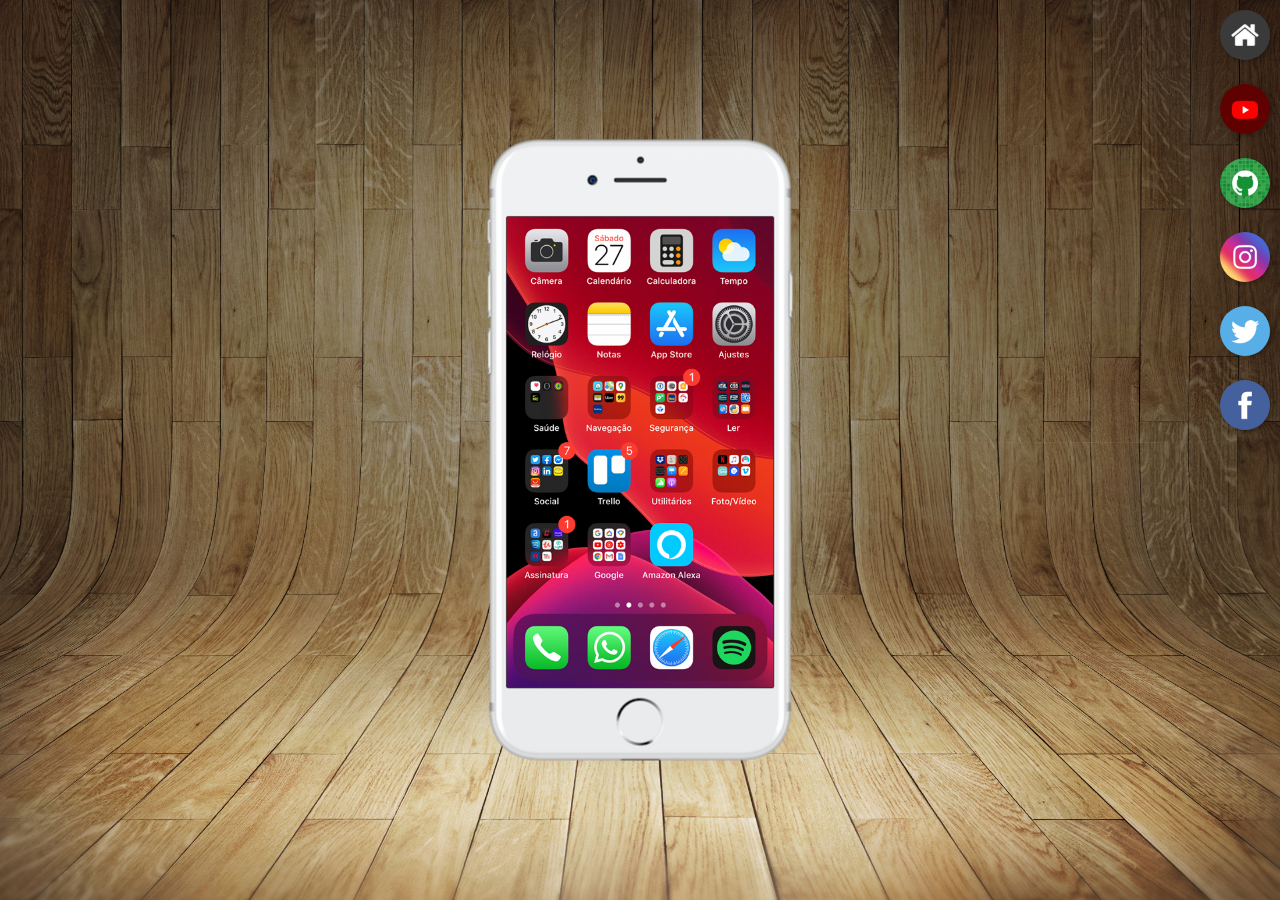
<file: index.html>
<!DOCTYPE html>
<html lang="pt-br">
<head>
    <meta charset="UTF-8">
    <meta http-equiv="X-UA-Compatible" content="IE=edge">
    <meta name="viewport" content="width=device-width, initial-scale=1.0">
    <link rel="shortcut icon" href="favicon.ico" type="image/x-icon">
    <link rel="stylesheet" href="estilo/style.css">
    <title>Projeto Redes Sociais</title>
</head>
<body>
    <main>
        <section id="telefone">
            <iframe src="home.html" name="tela" id="tela" frameborder="0"></iframe>
        </section>
        <section id="redes-sociais">
            <a href="home.html" target="tela"><img src="imagens/logo-home.jpg" alt="Home"></a> <br>
            <a href="youtube.html" target="tela"><img src="imagens/logo-youtube.jpg" alt="YouTube"></a> <br>
            <a href="github.html" target="tela"><img src="imagens/logo-github.jpg" alt="GitHub"></a> <br>
            <a href="instagram.html" target="tela"><img src="imagens/logo-instagram.jpg" alt="Instagram"></a> <br>
            <a href="twitter.html" target="tela"><img src="imagens/logo-twitter.jpg" alt="Twitter"></a> <br>
            <a href="facebook.html" target="tela"><img src="imagens/logo-facebook.jpg" alt="Facebook"></a> <br>
        </section>
    </main>
</body>
</html>
</file>
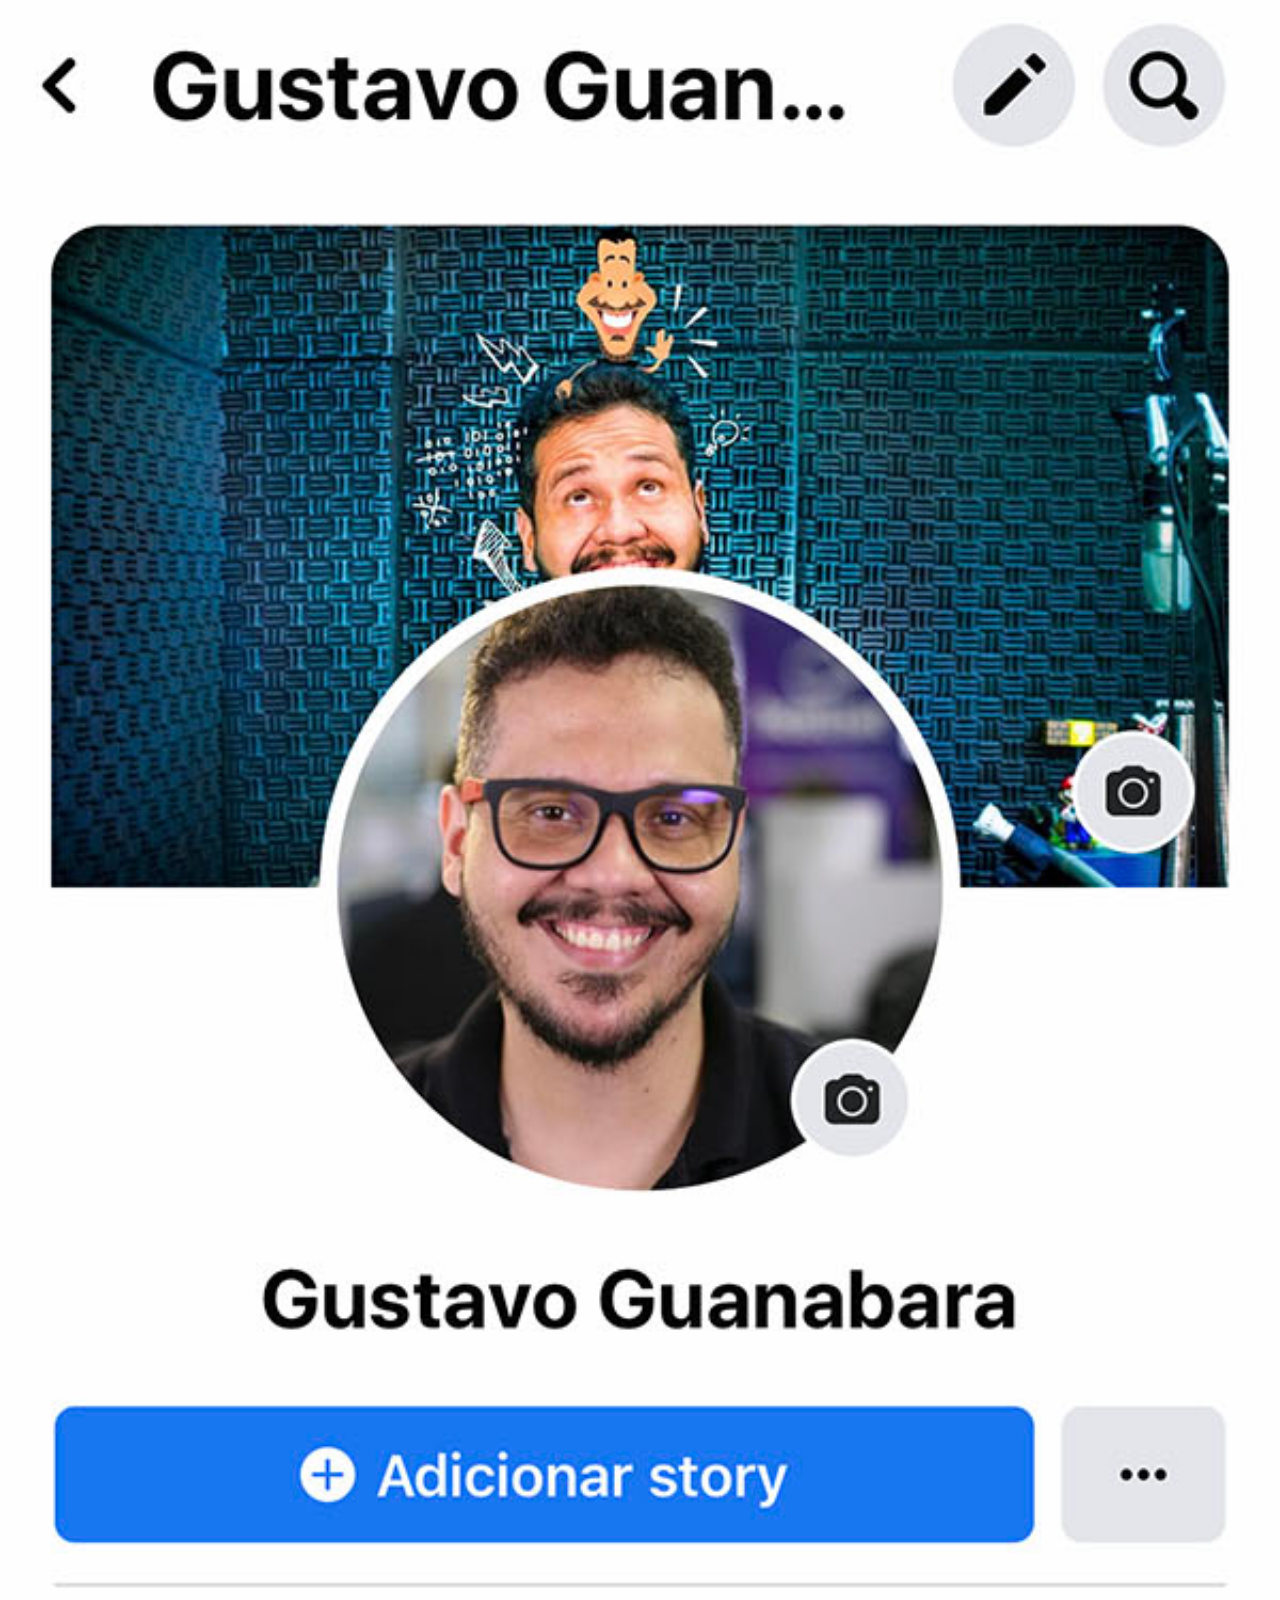
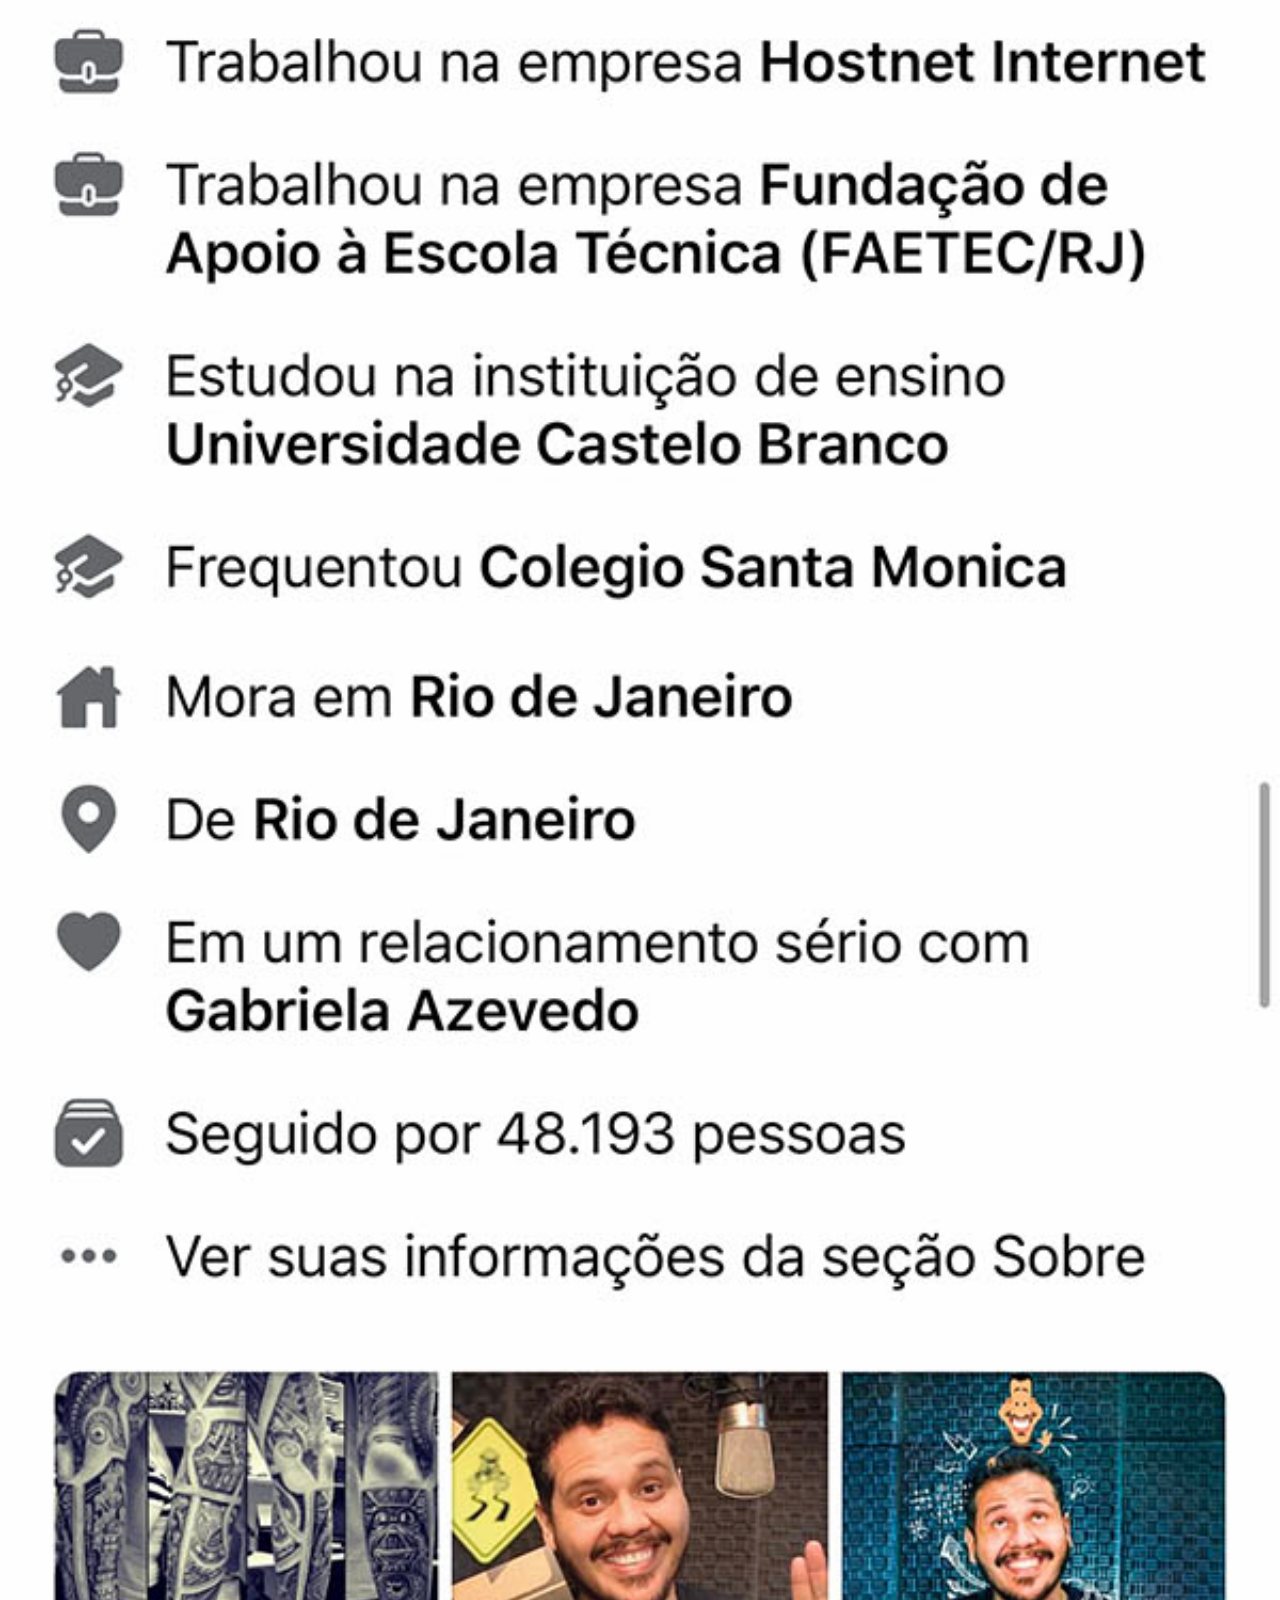
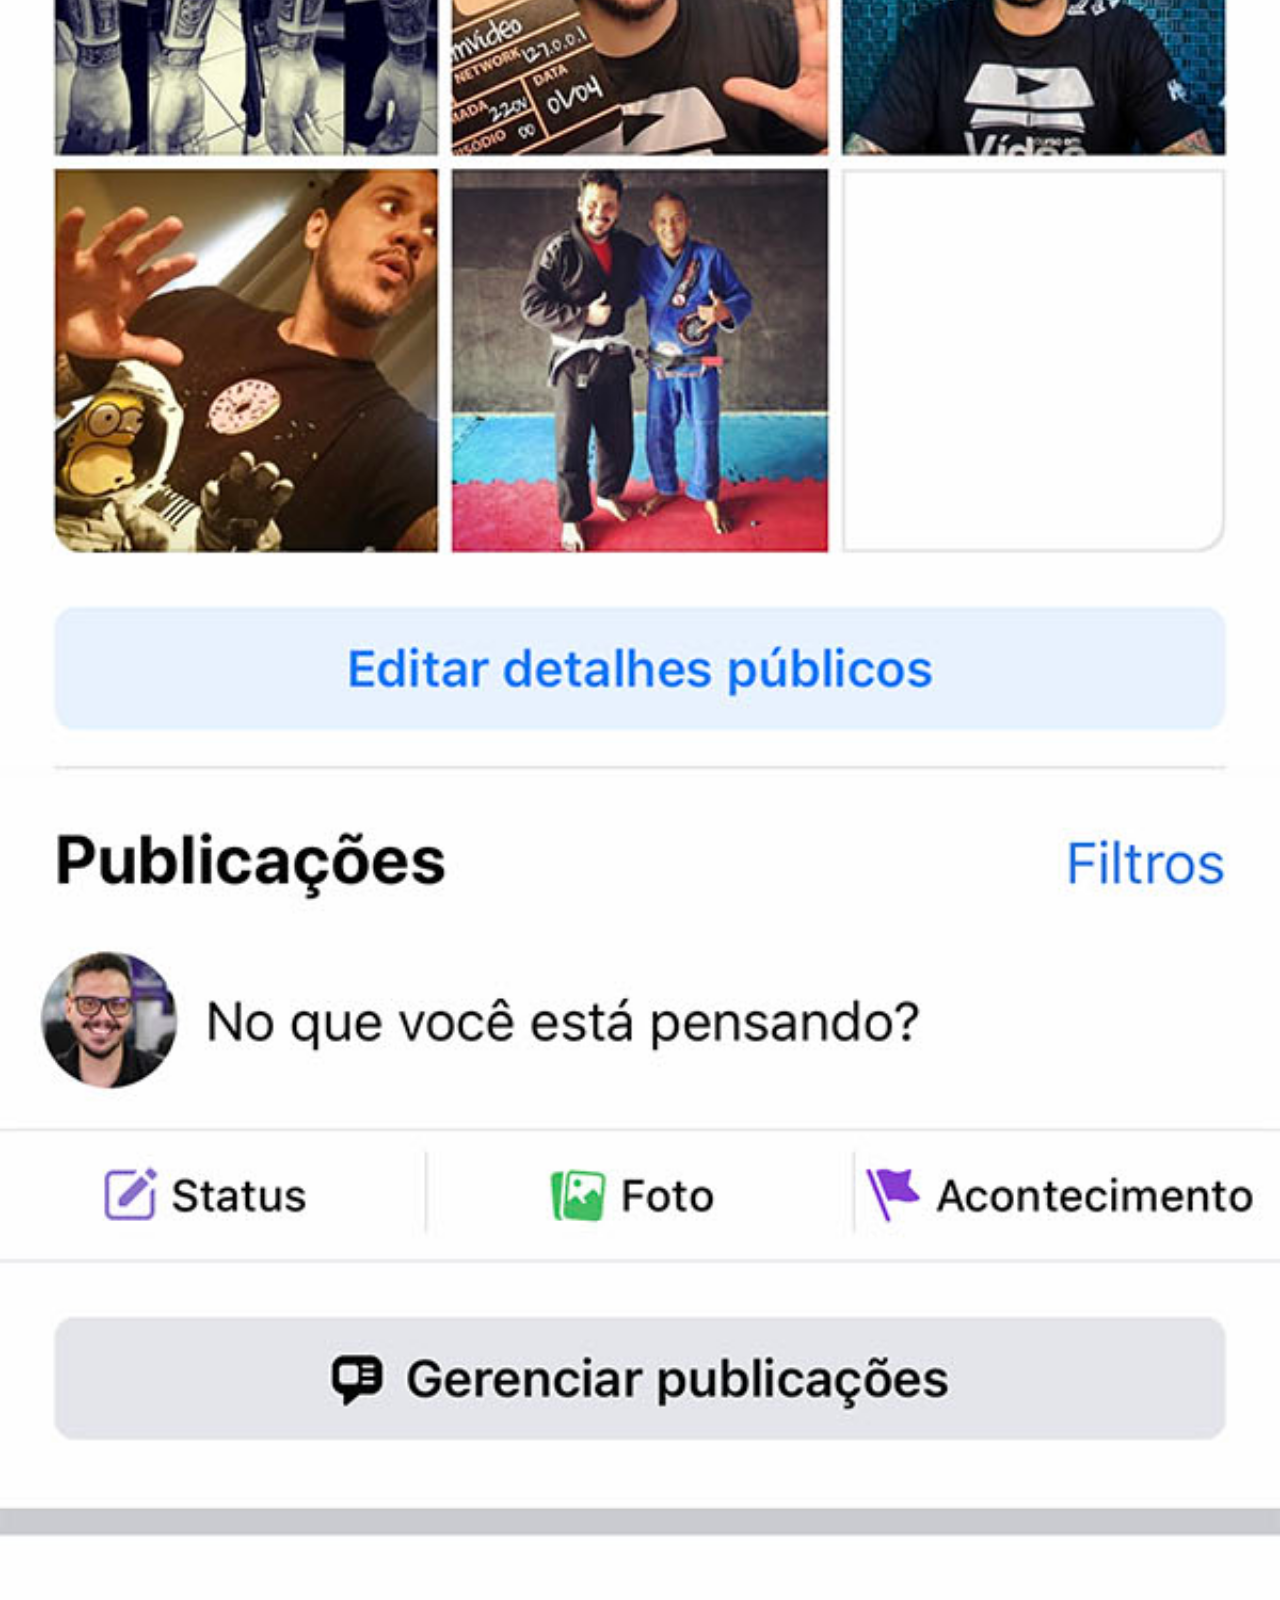
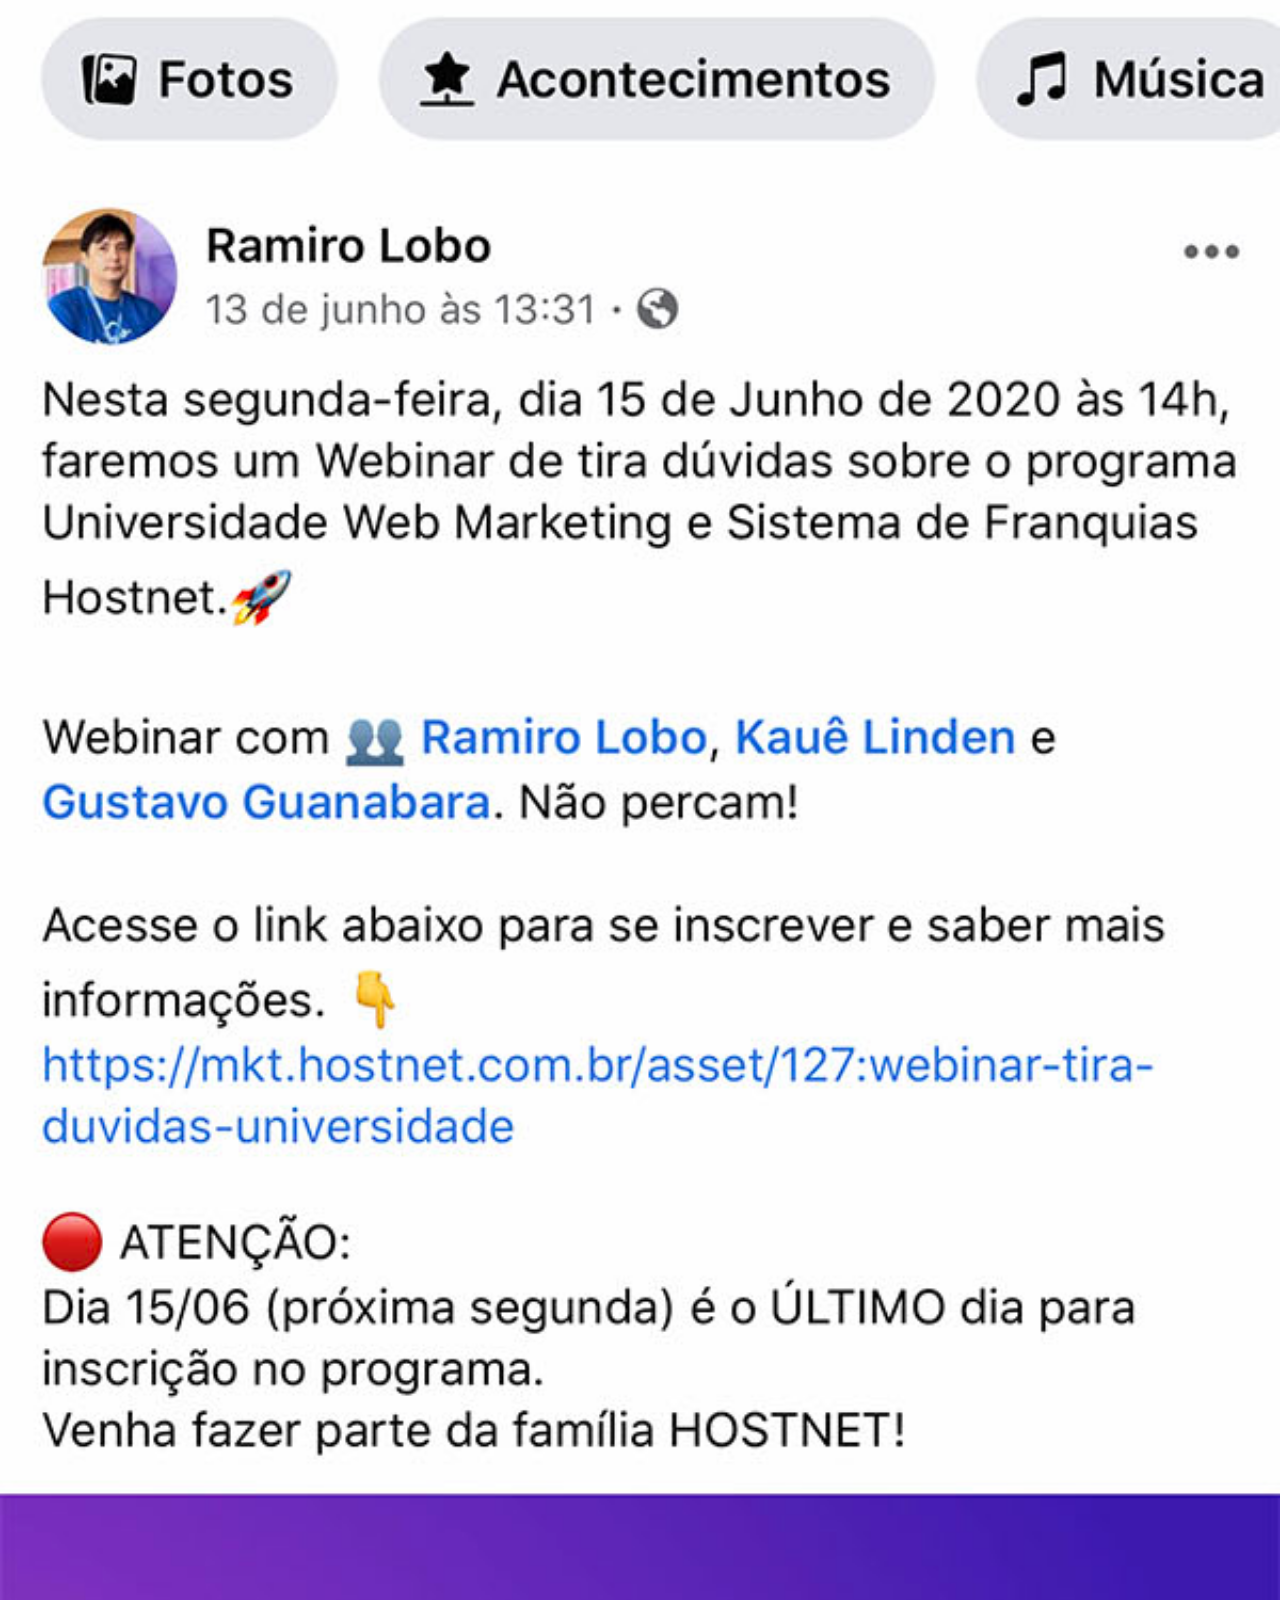
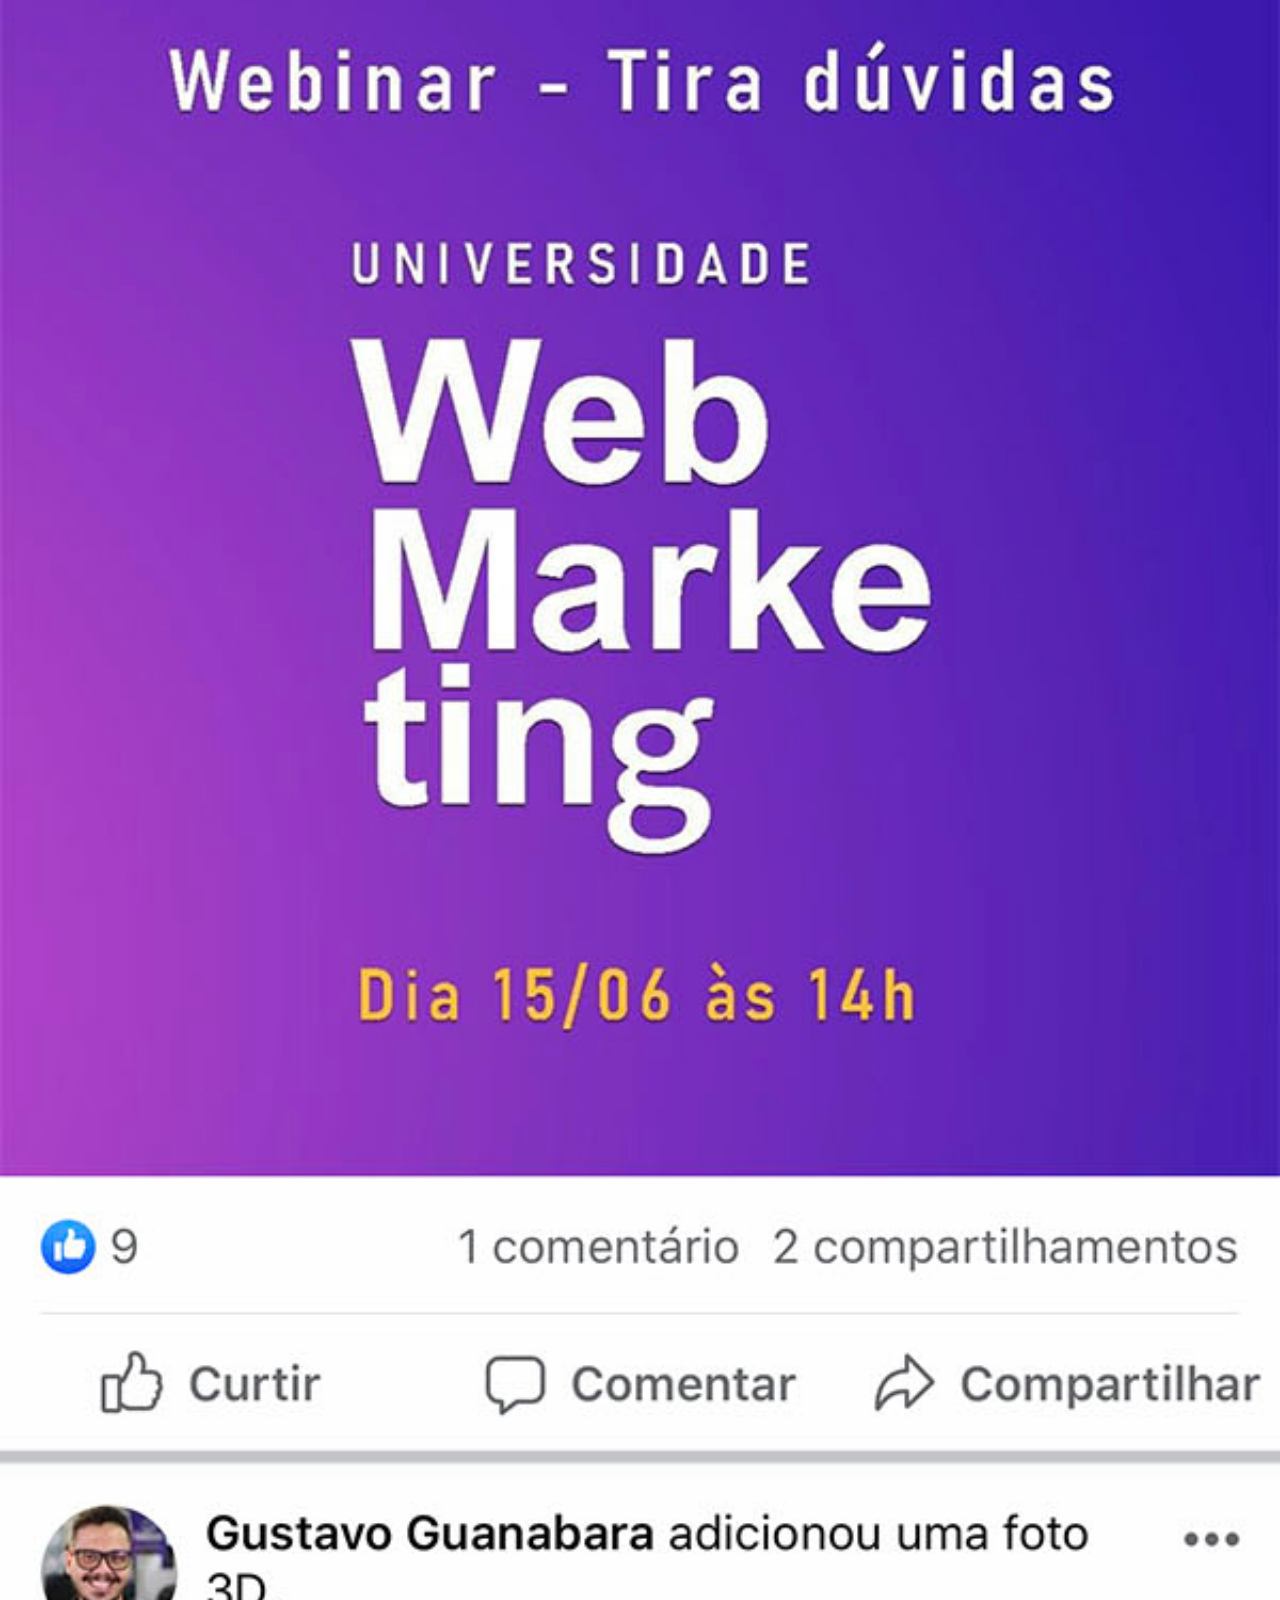
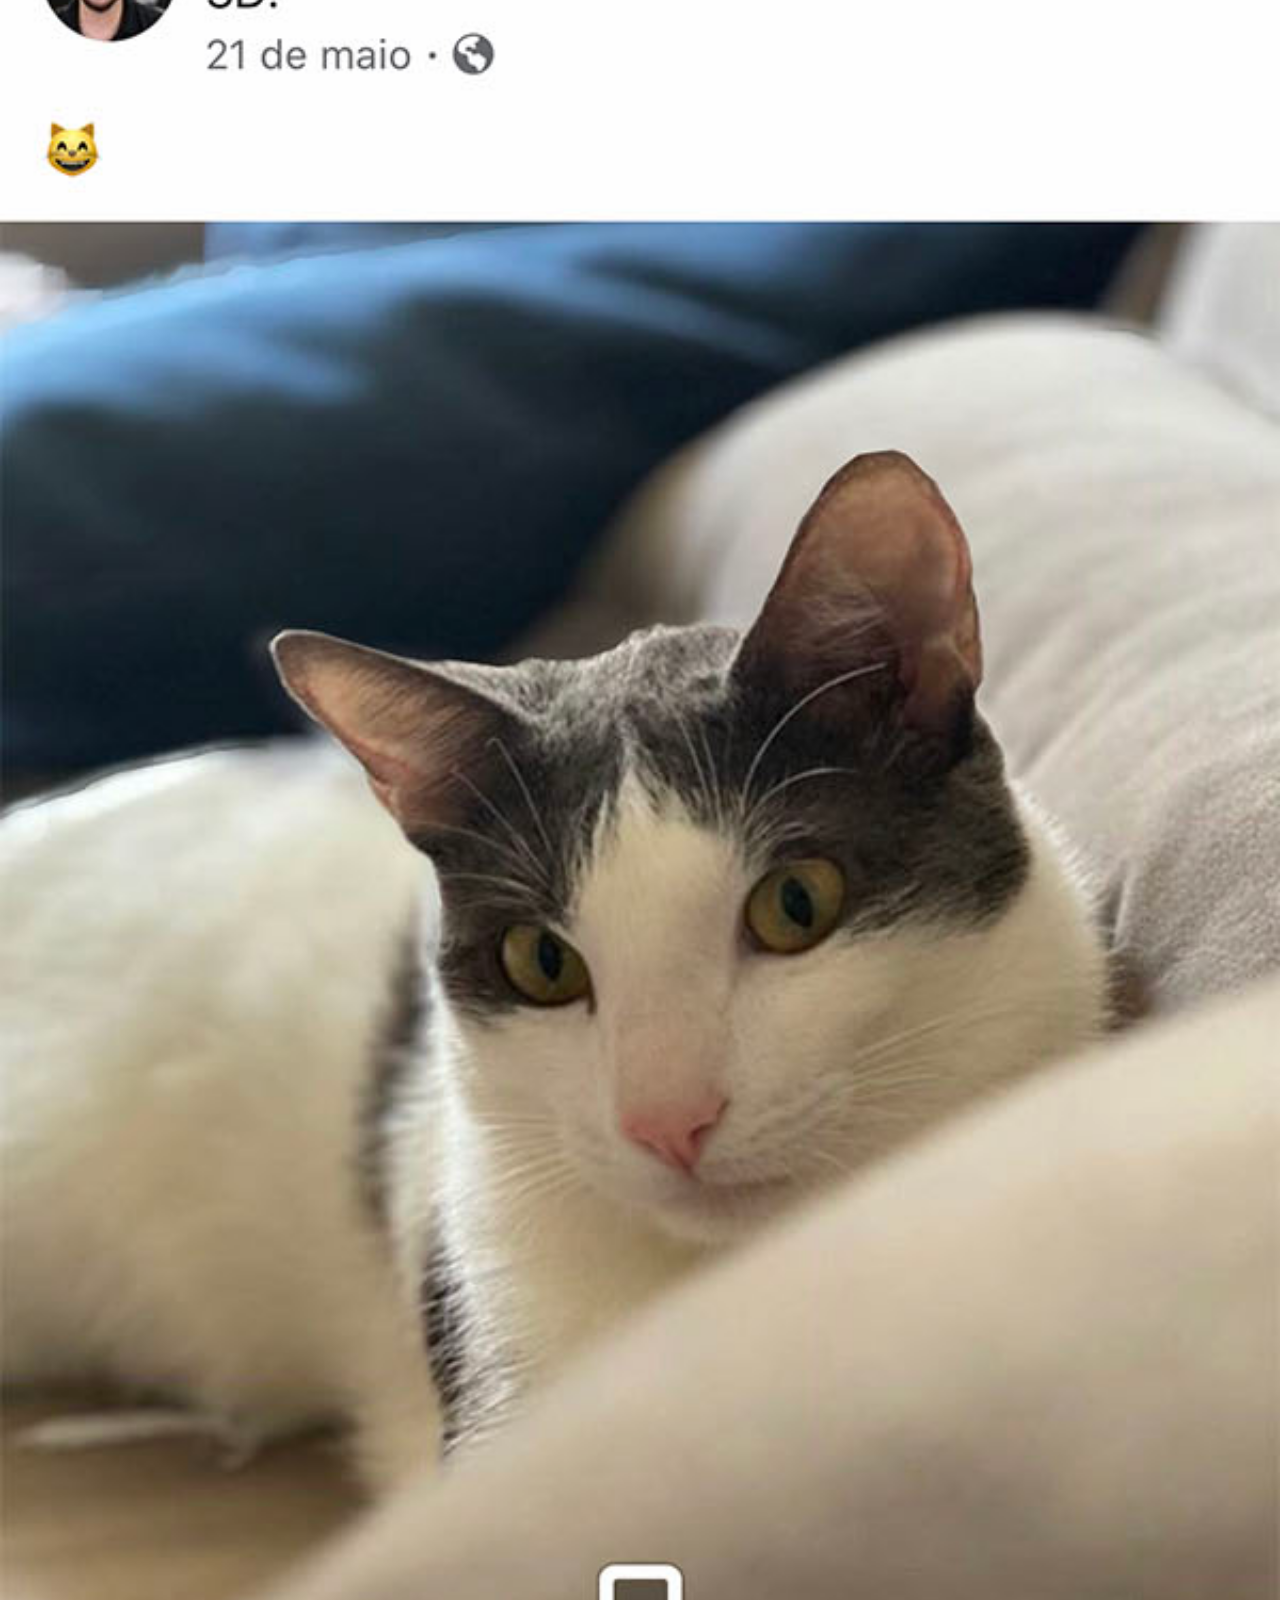
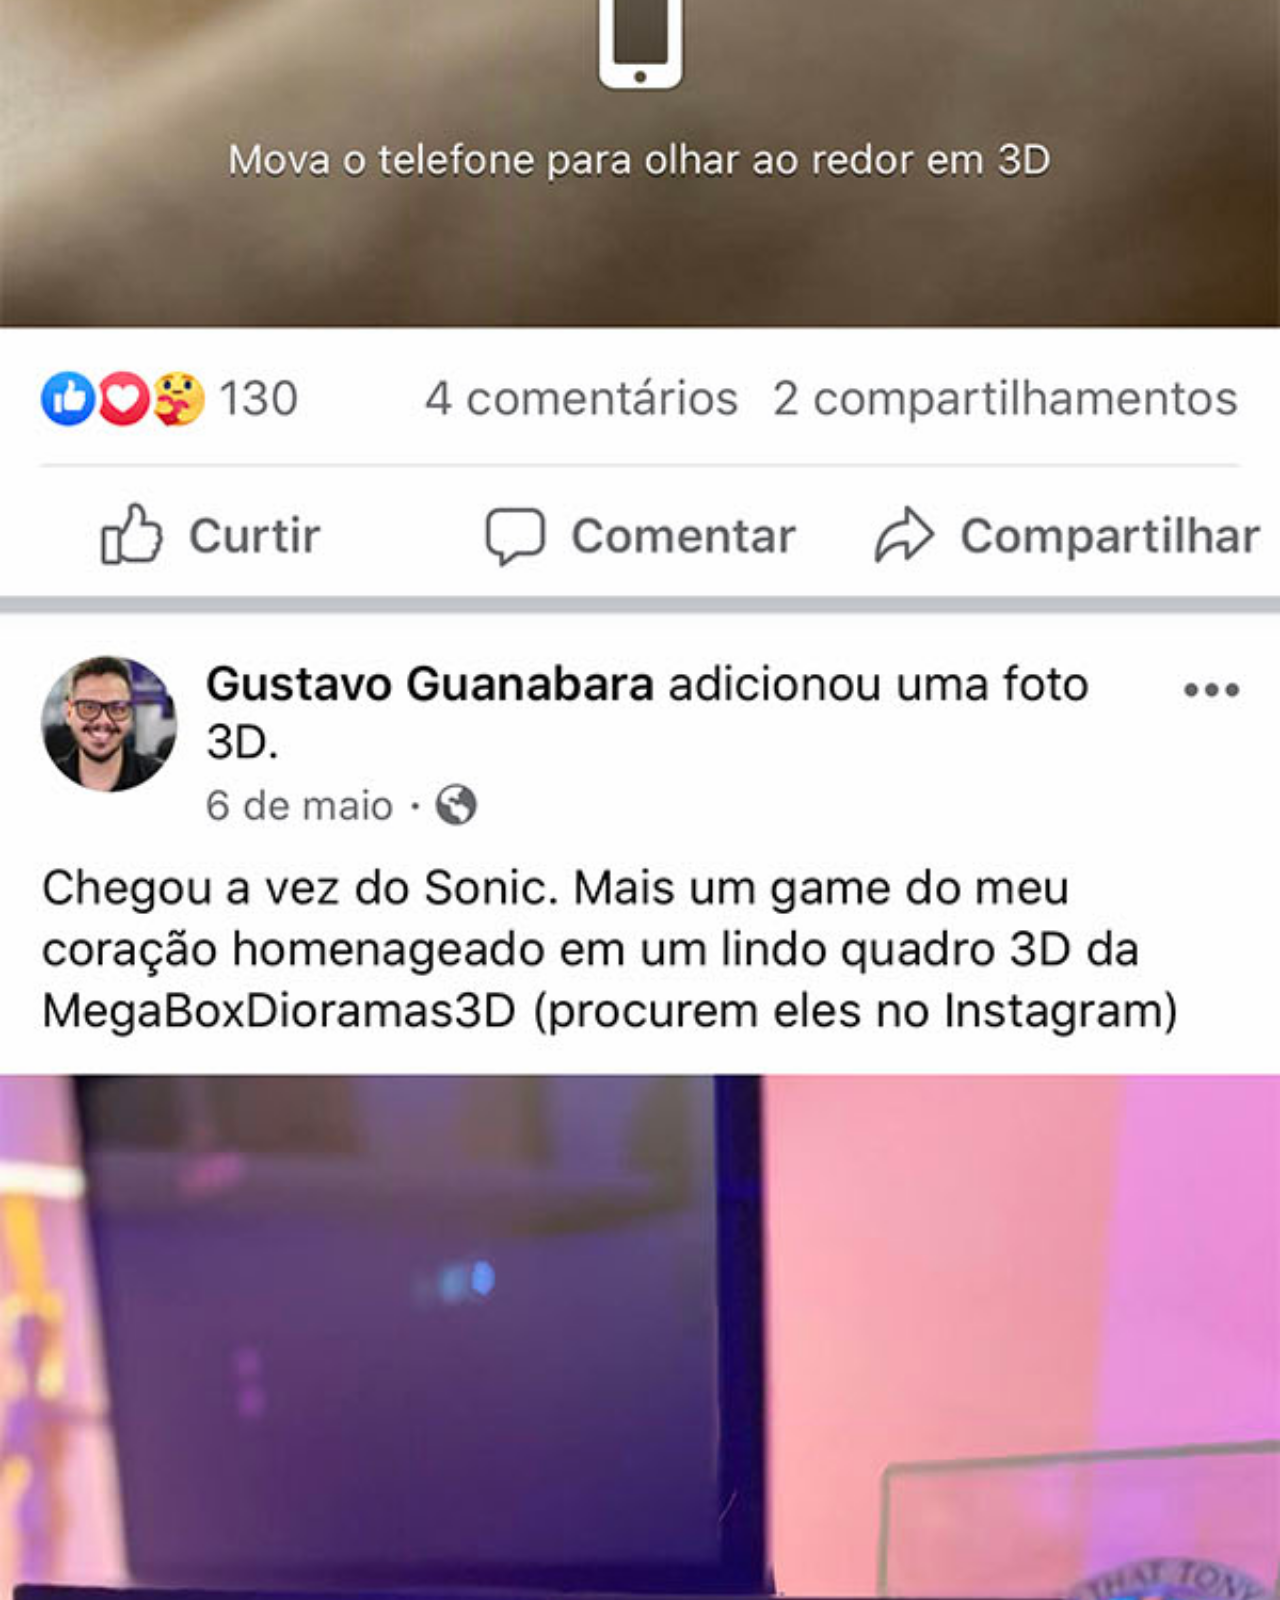
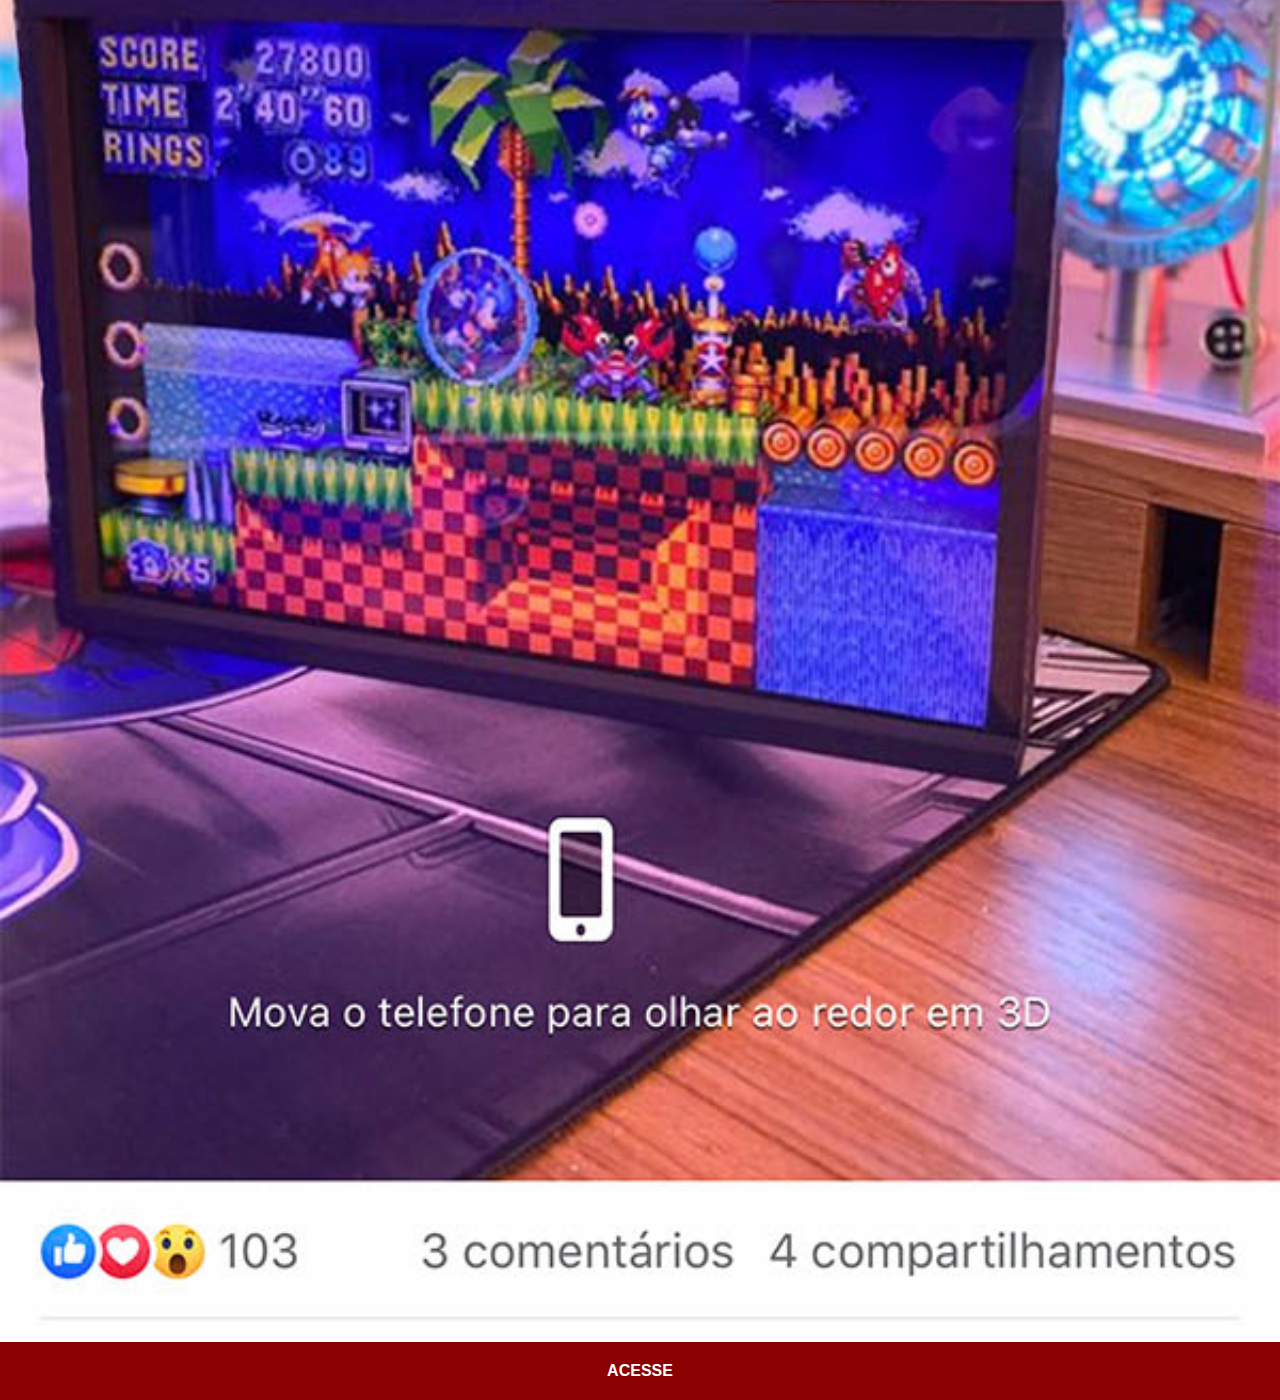
<file: facebook.html>
<!DOCTYPE html>
<html lang="pt-br">
<head>
    <meta charset="UTF-8">
    <meta http-equiv="X-UA-Compatible" content="IE=edge">
    <meta name="viewport" content="width=device-width, initial-scale=1.0">
    <title>Facebook</title>
    <link rel="stylesheet" href="estilo/social.css">
</head>
<body>
    <img src="imagens/tela-facebook.jpg" alt="">
    <a href="https://www.facebook.com/gustavoguanabara/?locale=pt_BR" target="_blank">ACESSE</a>
</body>
</html>
</file>
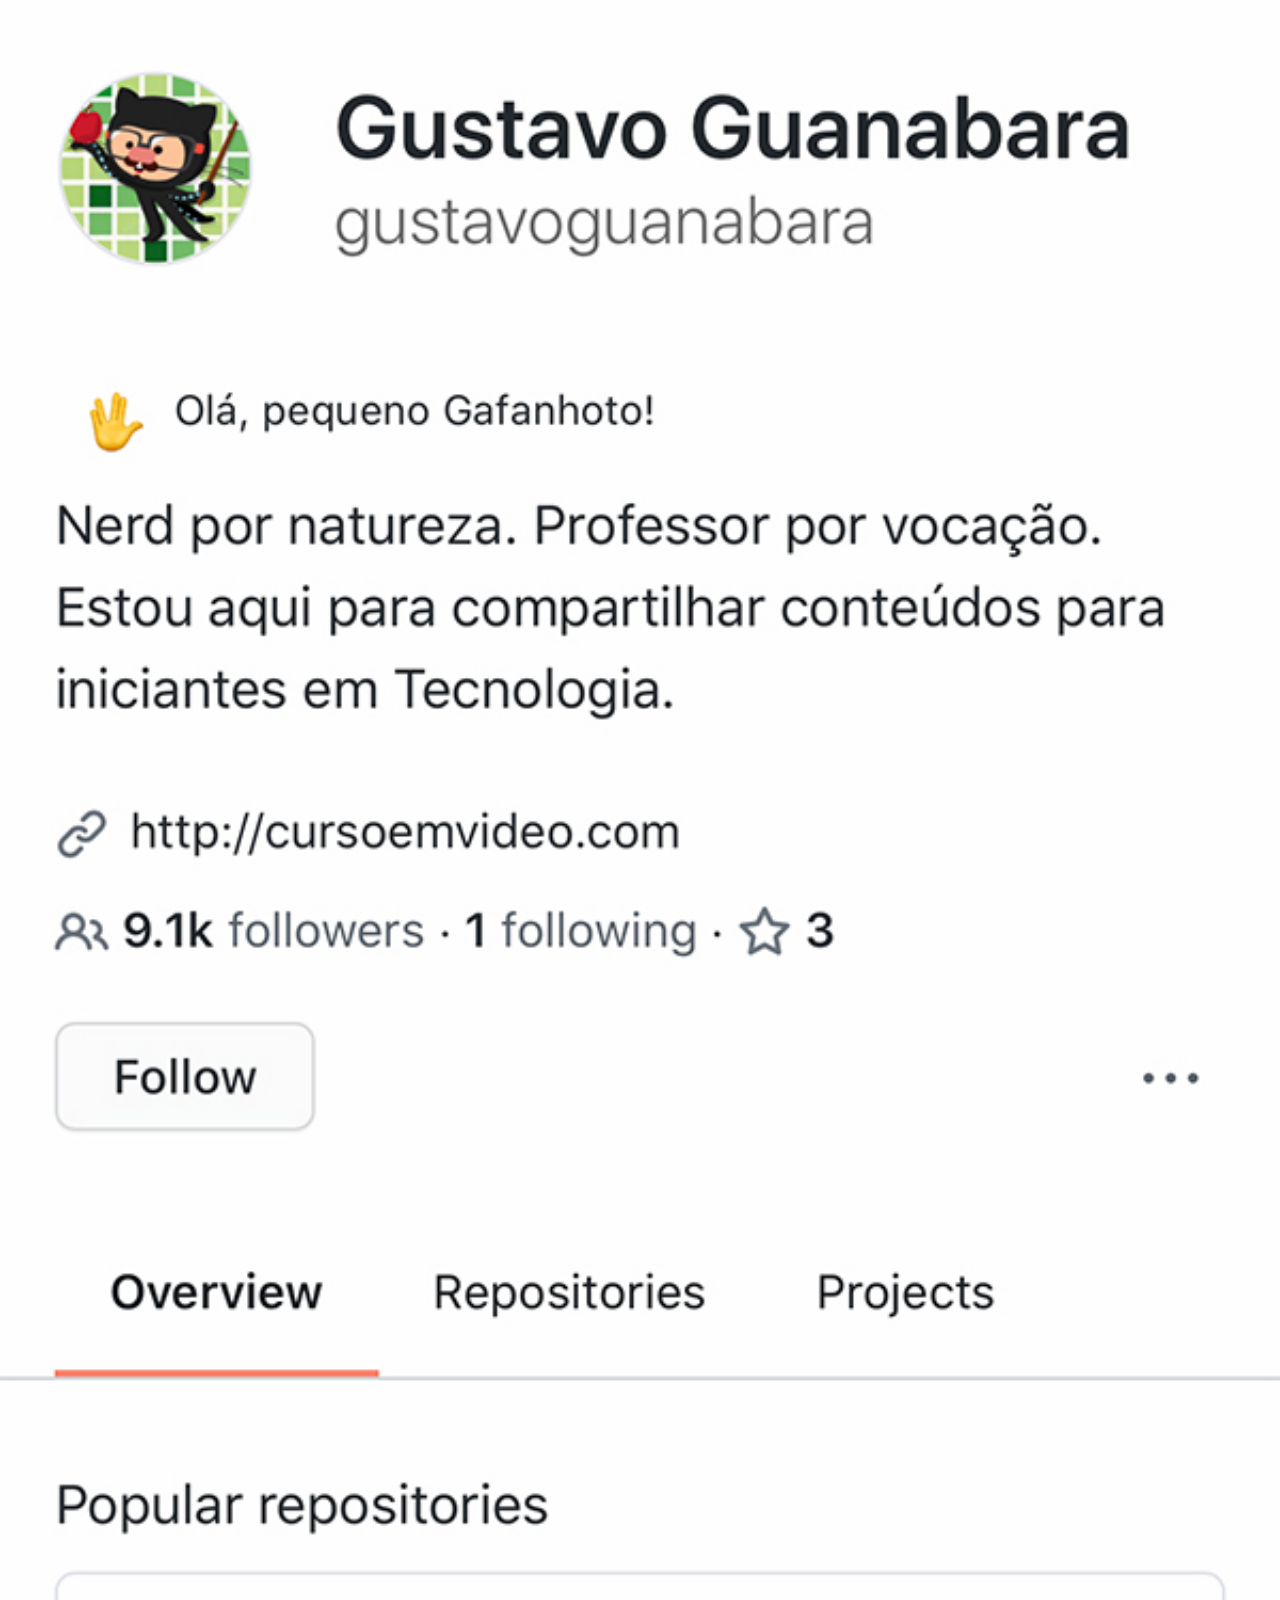
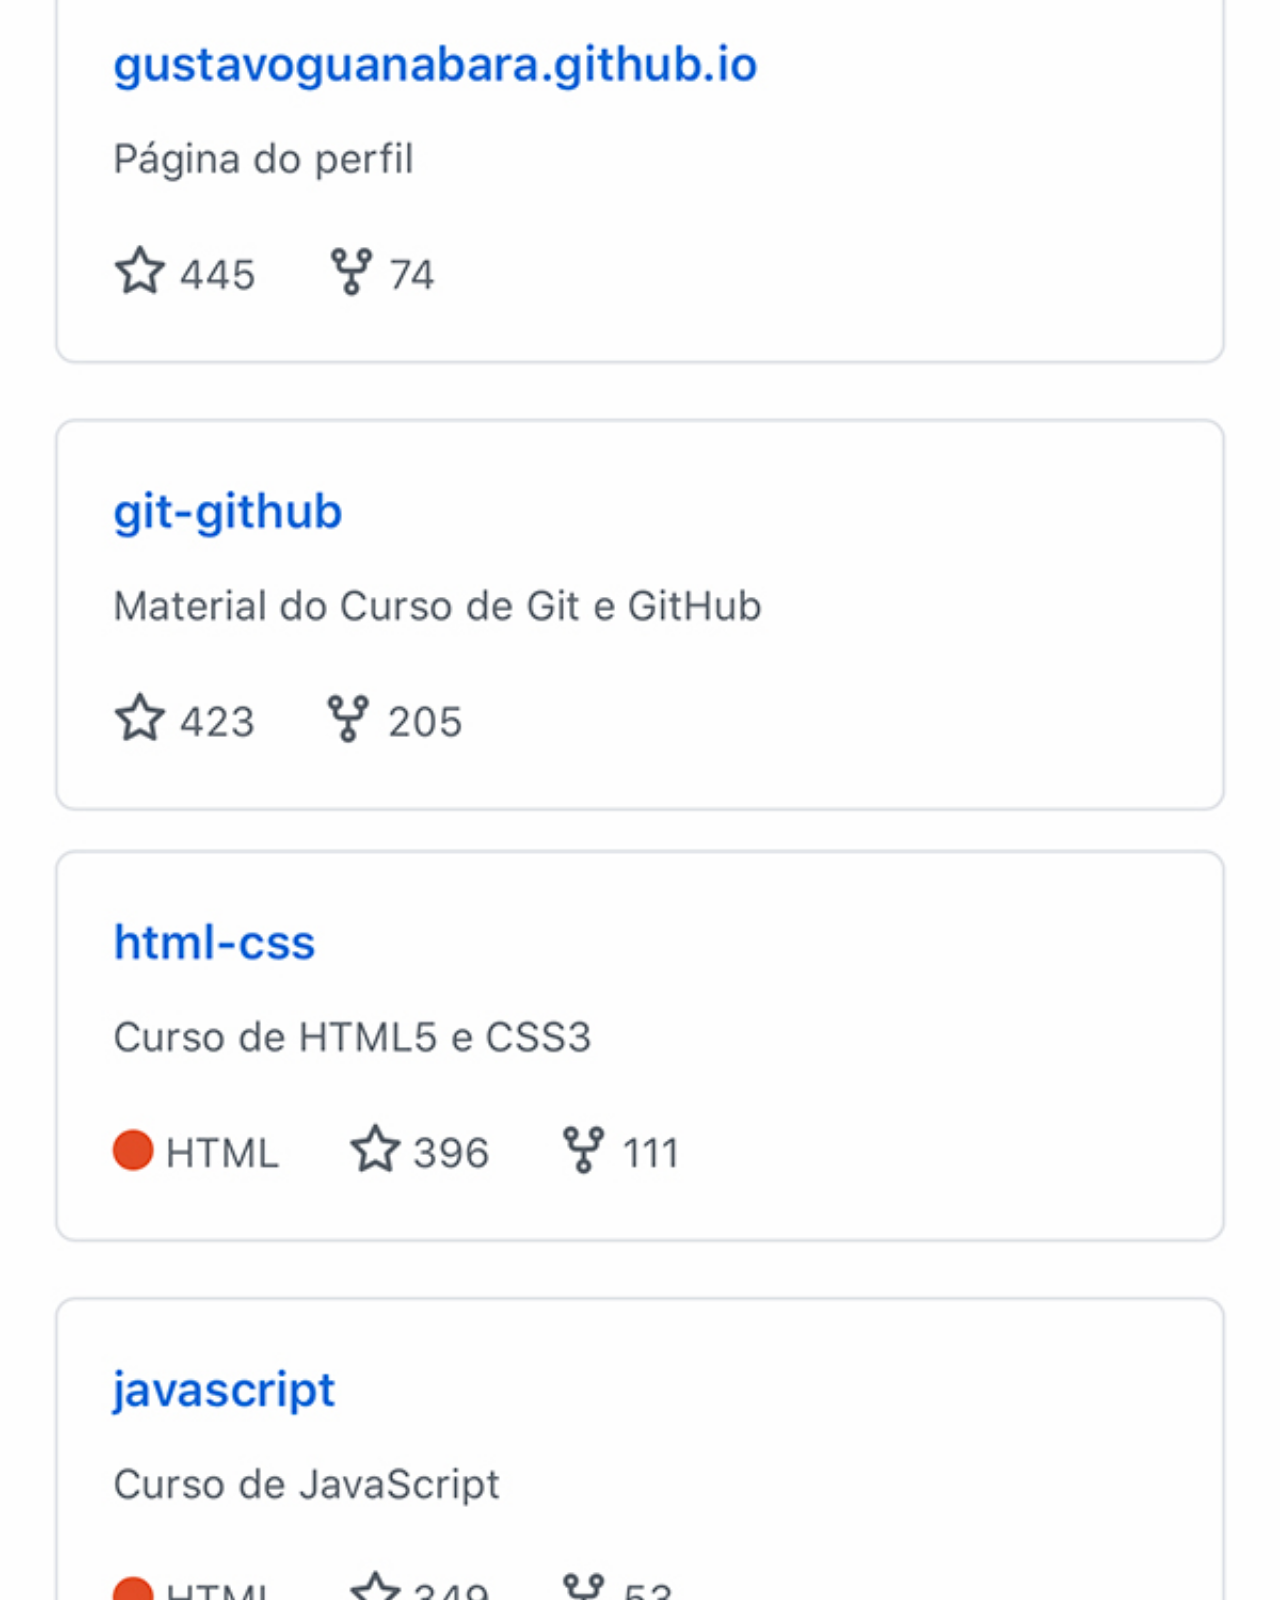
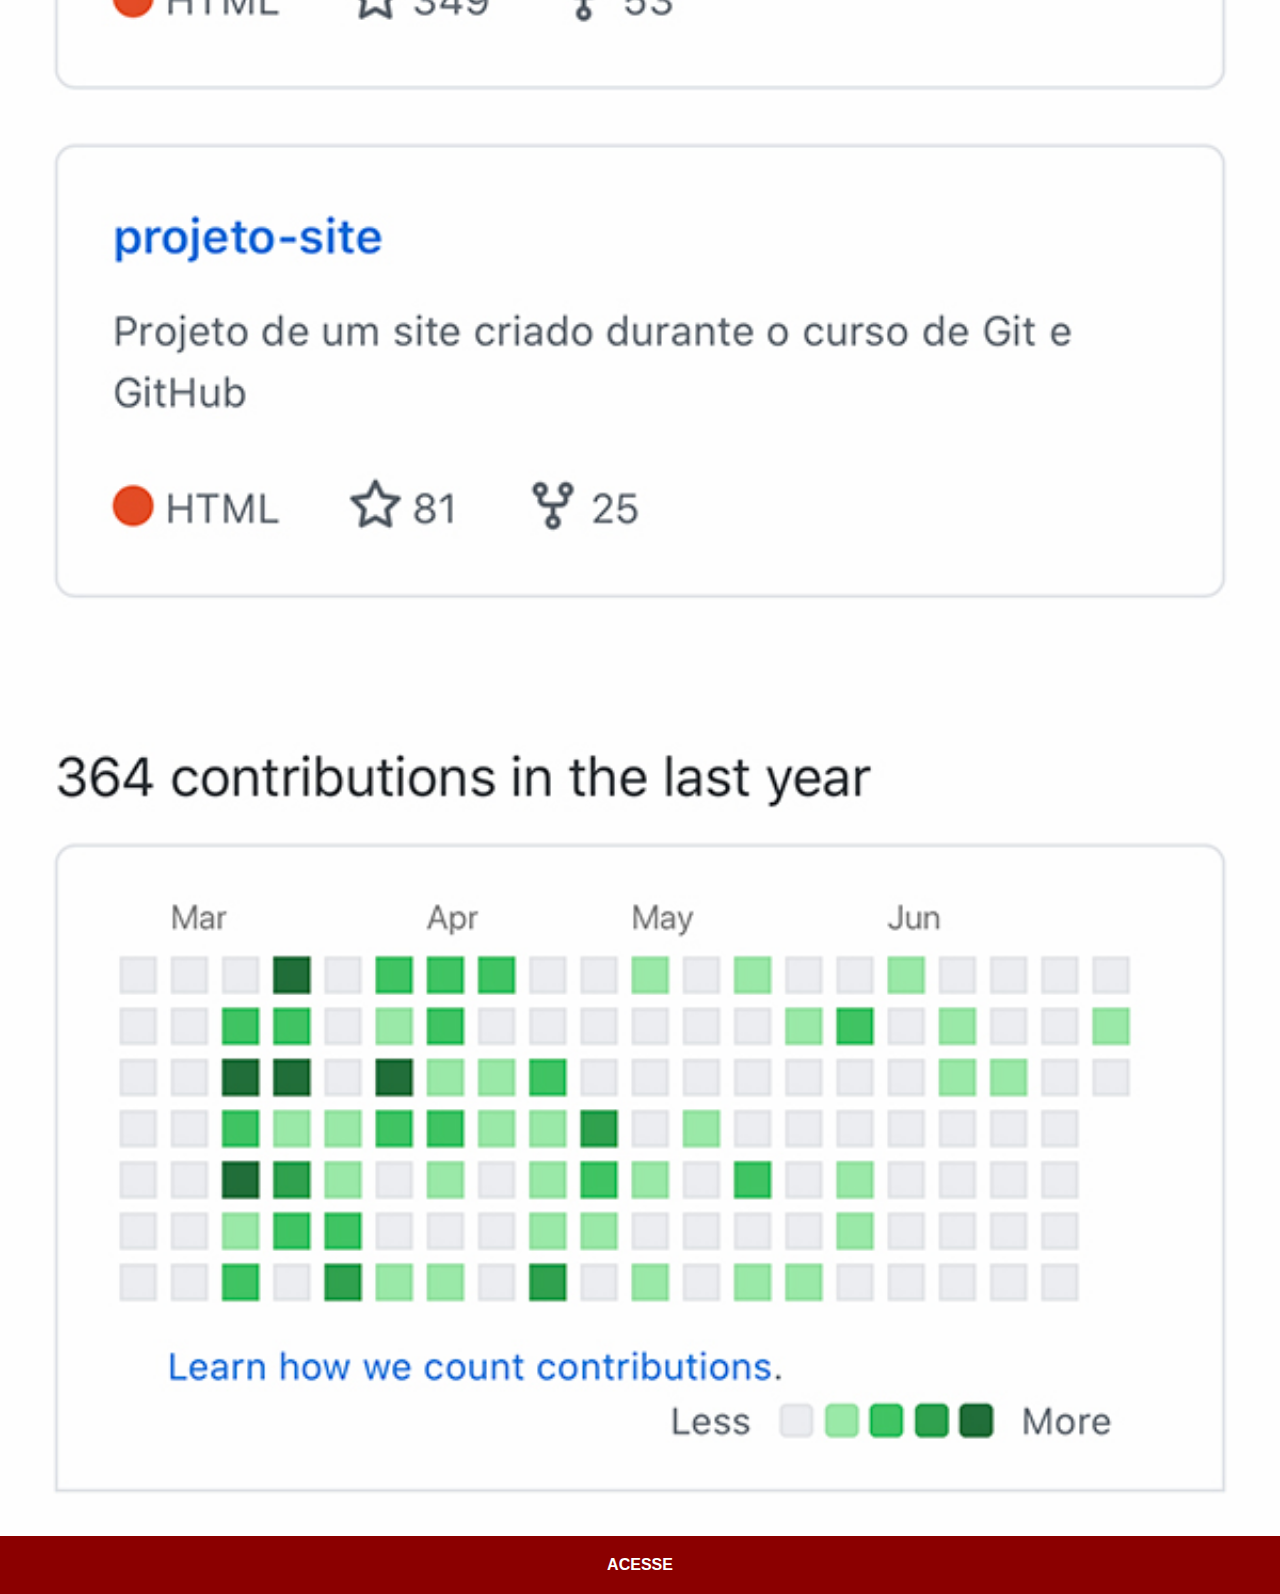
<file: github.html>
<!DOCTYPE html>
<html lang="pt-br">
<head>
    <meta charset="UTF-8">
    <meta http-equiv="X-UA-Compatible" content="IE=edge">
    <meta name="viewport" content="width=device-width, initial-scale=1.0">
    <title>GitHub</title>
    <link rel="stylesheet" href="estilo/social.css">
</head>
<body>
    <img src="imagens/tela-github.jpg" alt="">
    <a href="https://github.com/gustavoguanabara" target="_blank">ACESSE</a>
</body>
</html>
</file>
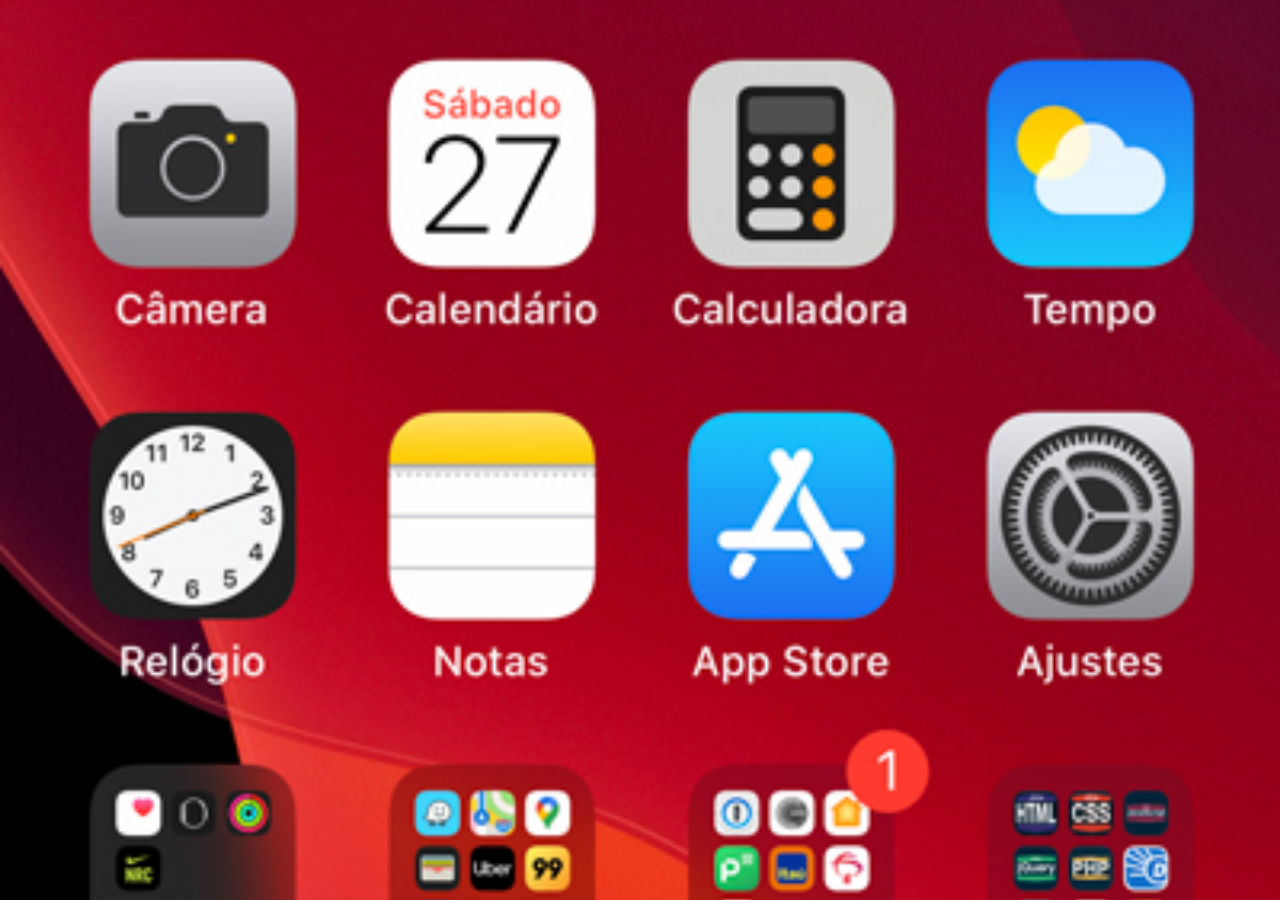
<file: home.html>
<!DOCTYPE html>
<html lang="pt-br">
<head>
    <meta charset="UTF-8">
    <meta http-equiv="X-UA-Compatible" content="IE=edge">
    <meta name="viewport" content="width=device-width, initial-scale=1.0">
    <title>Home</title>
</head>
<style>
    * {
        margin: 0;
        padding: 0;
    }

    body {
        width: 100vw;
        height: 100vh;
        background: black url(imagens/tela-home.jpg) no-repeat top center;
        background-size: cover;
    }
</style>
<body>
    
</body>
</html>
</file>
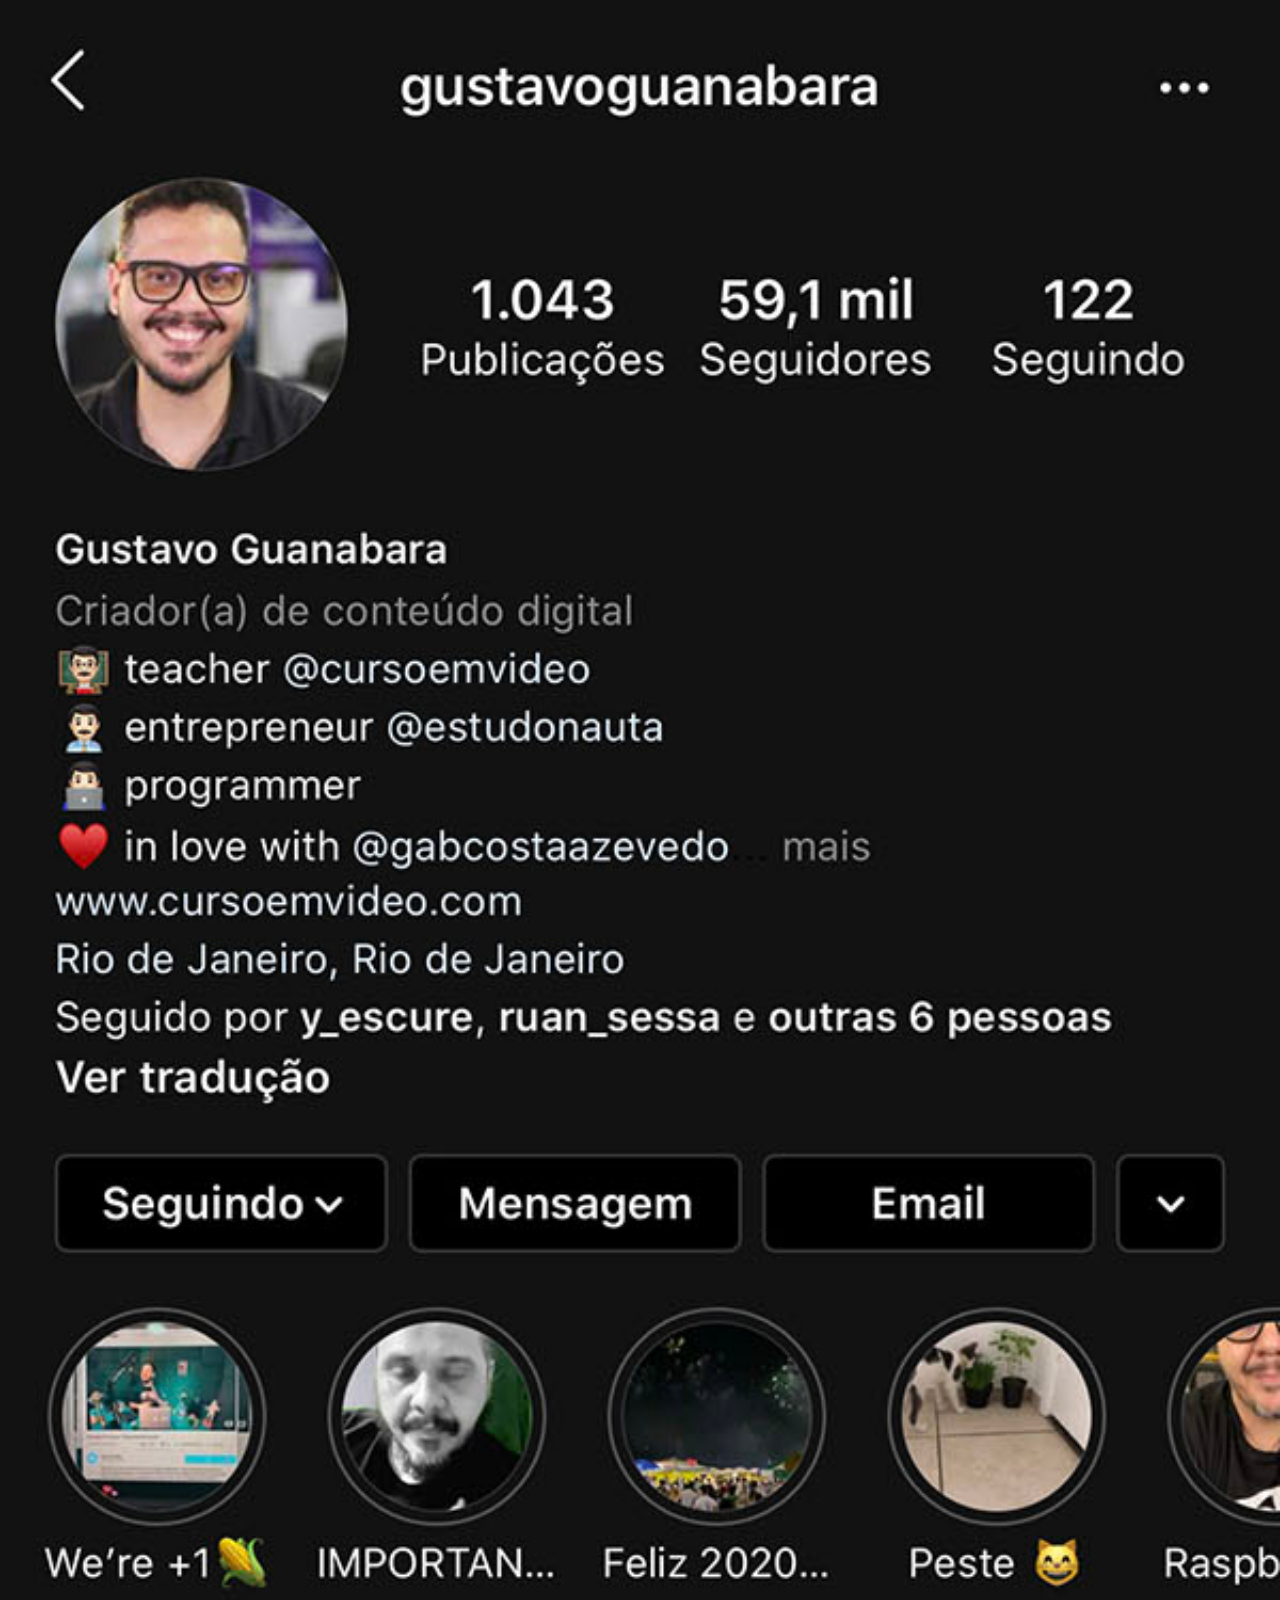
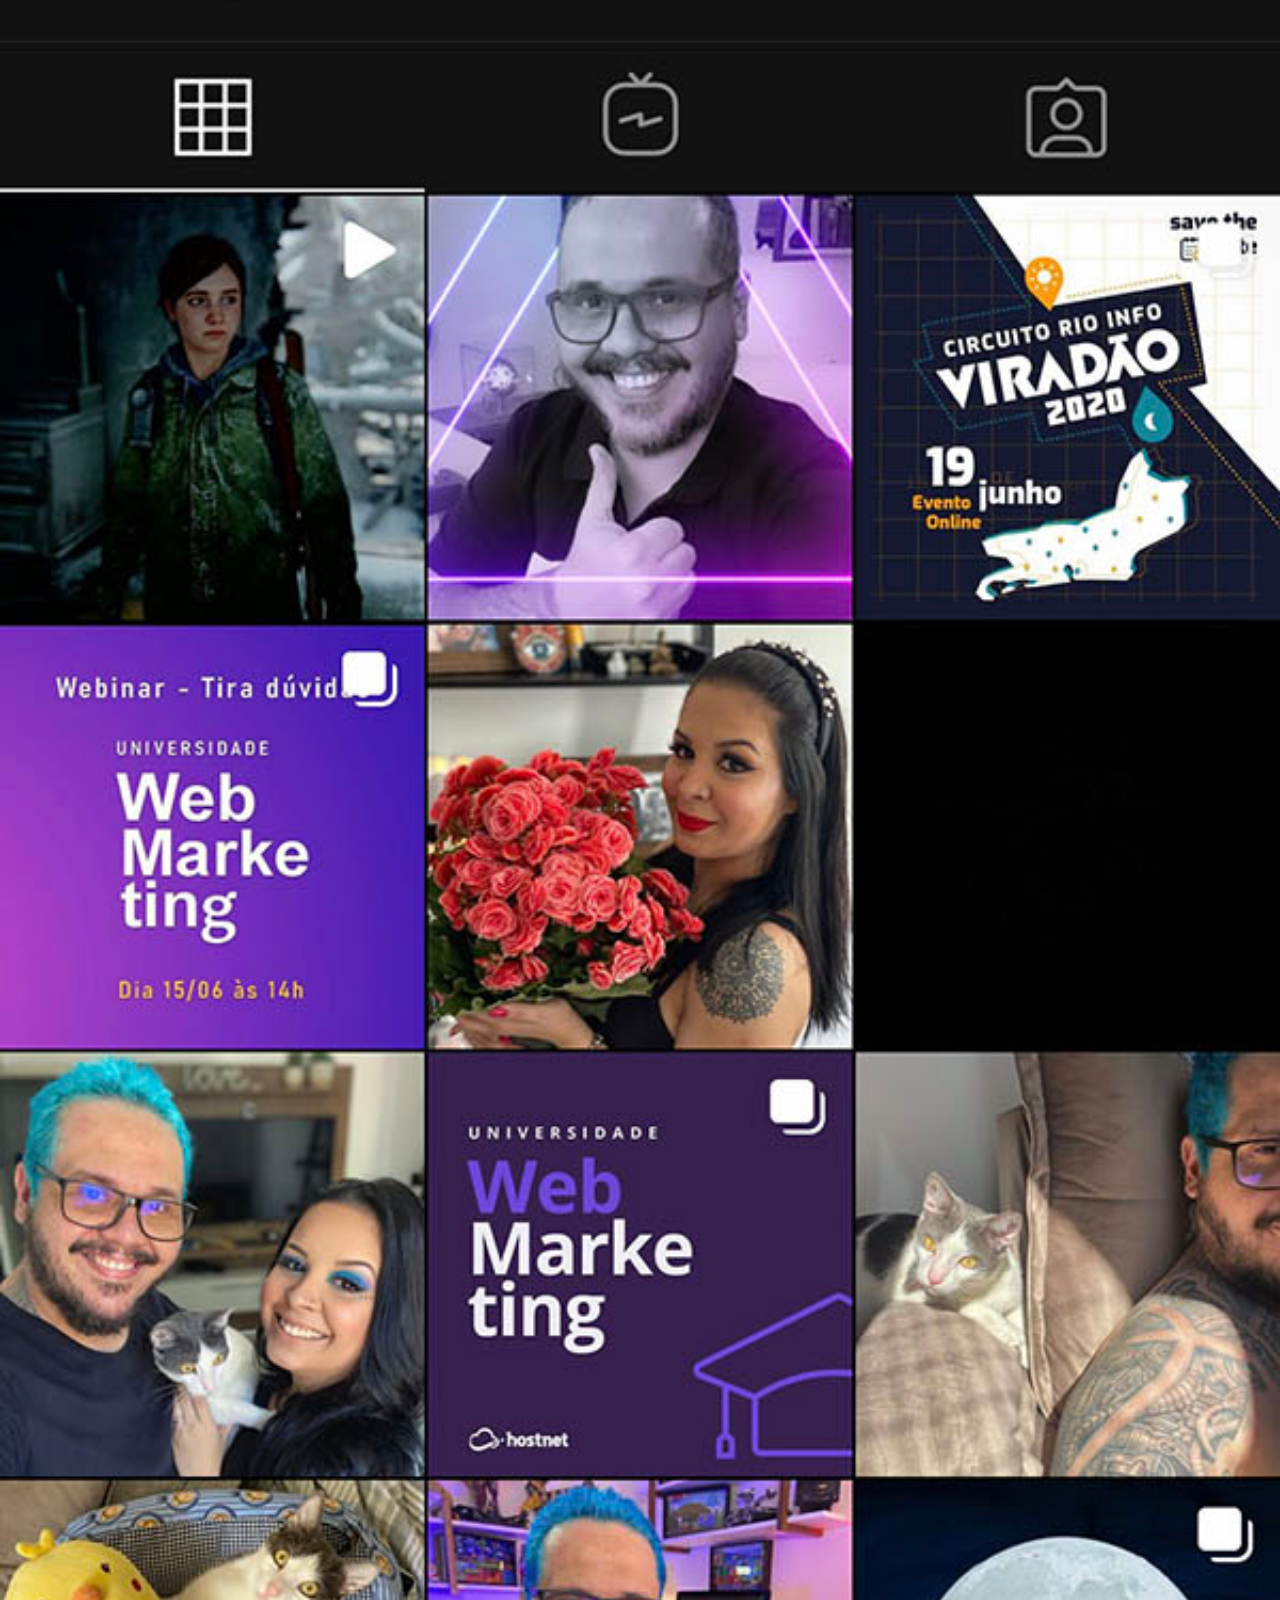
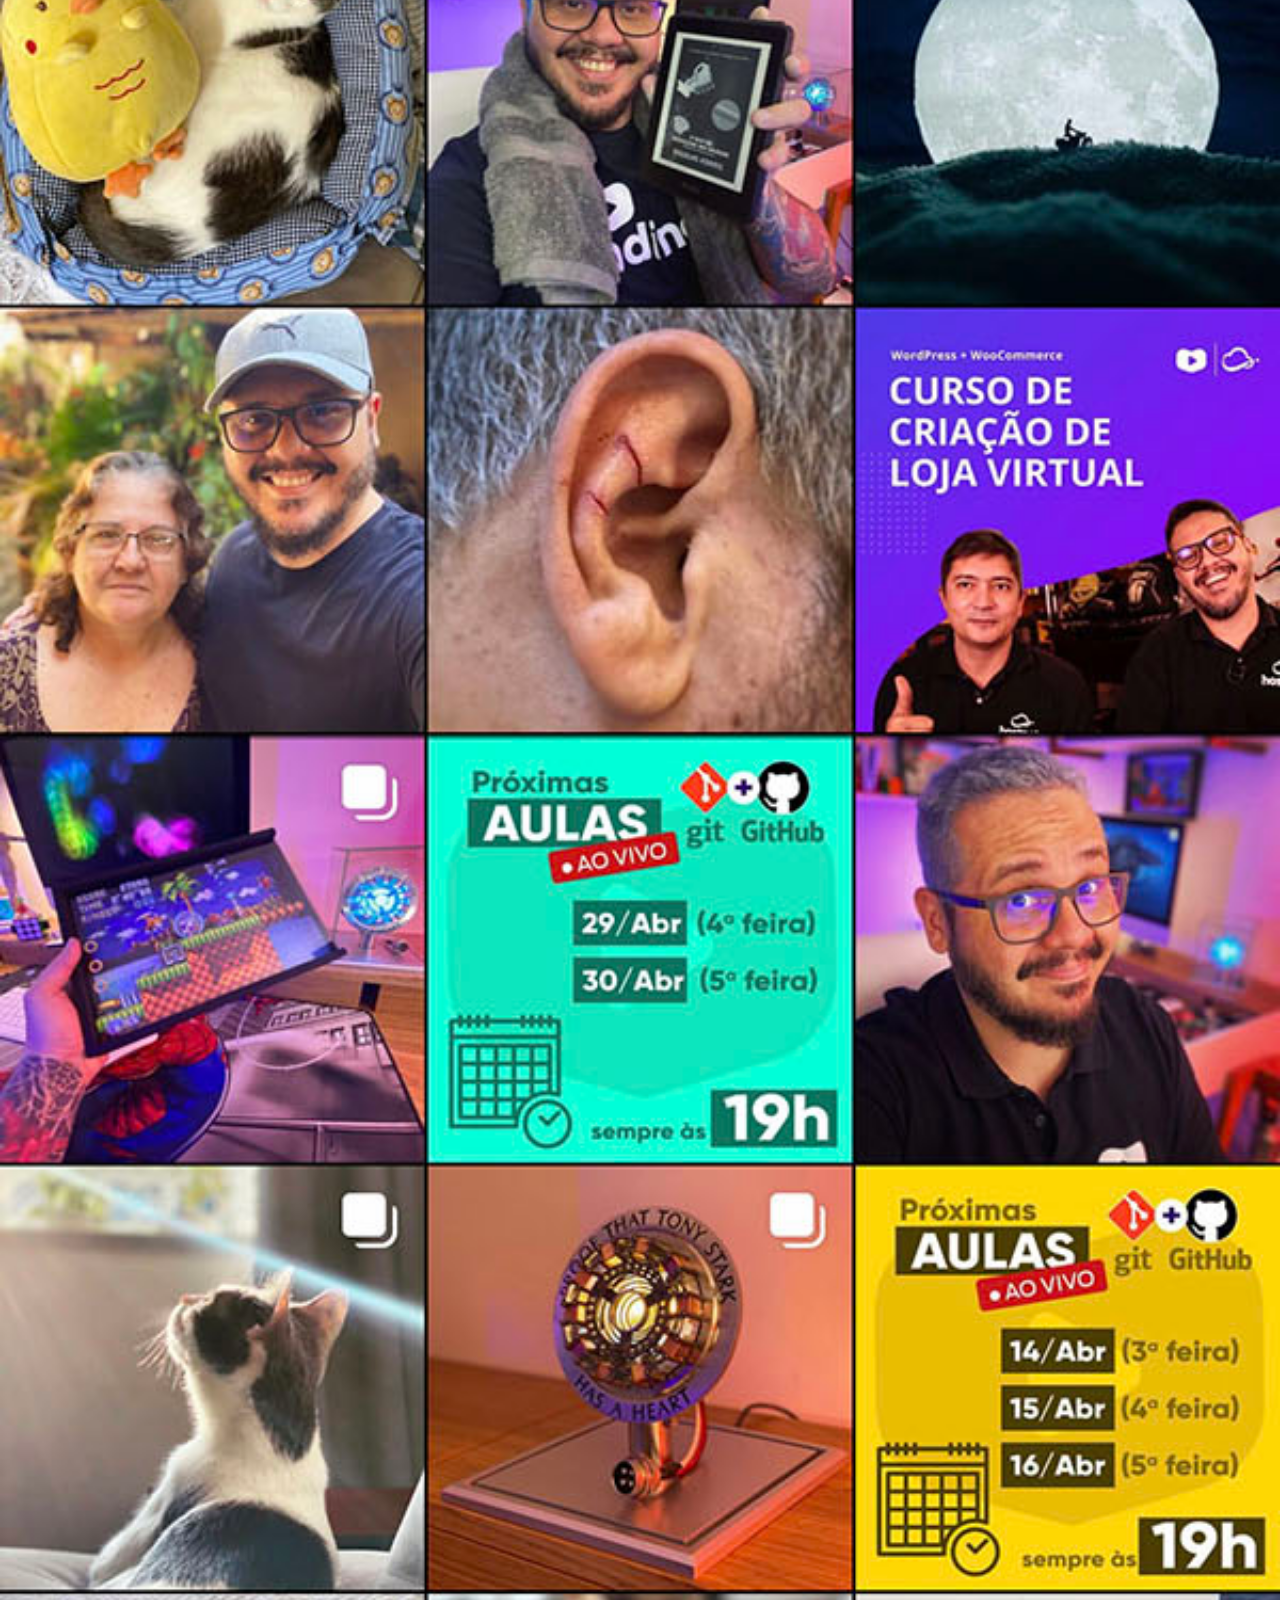
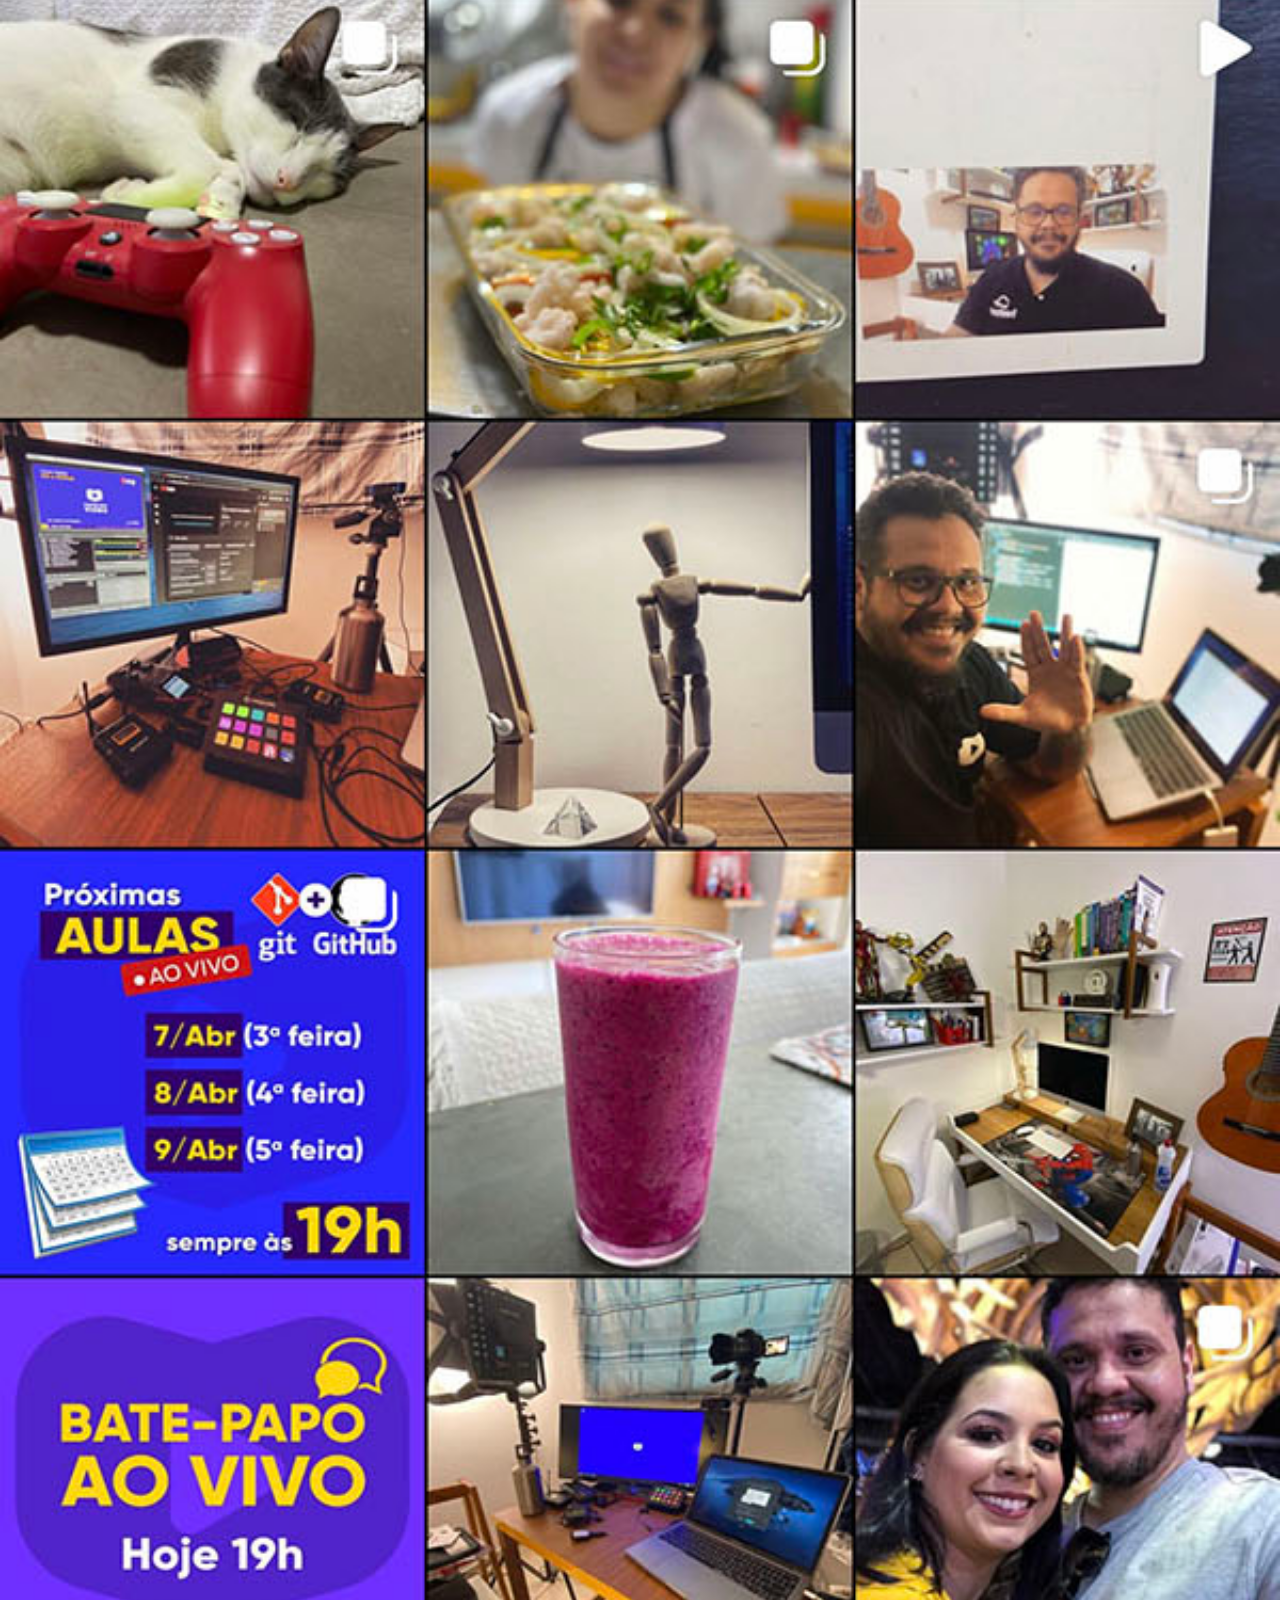
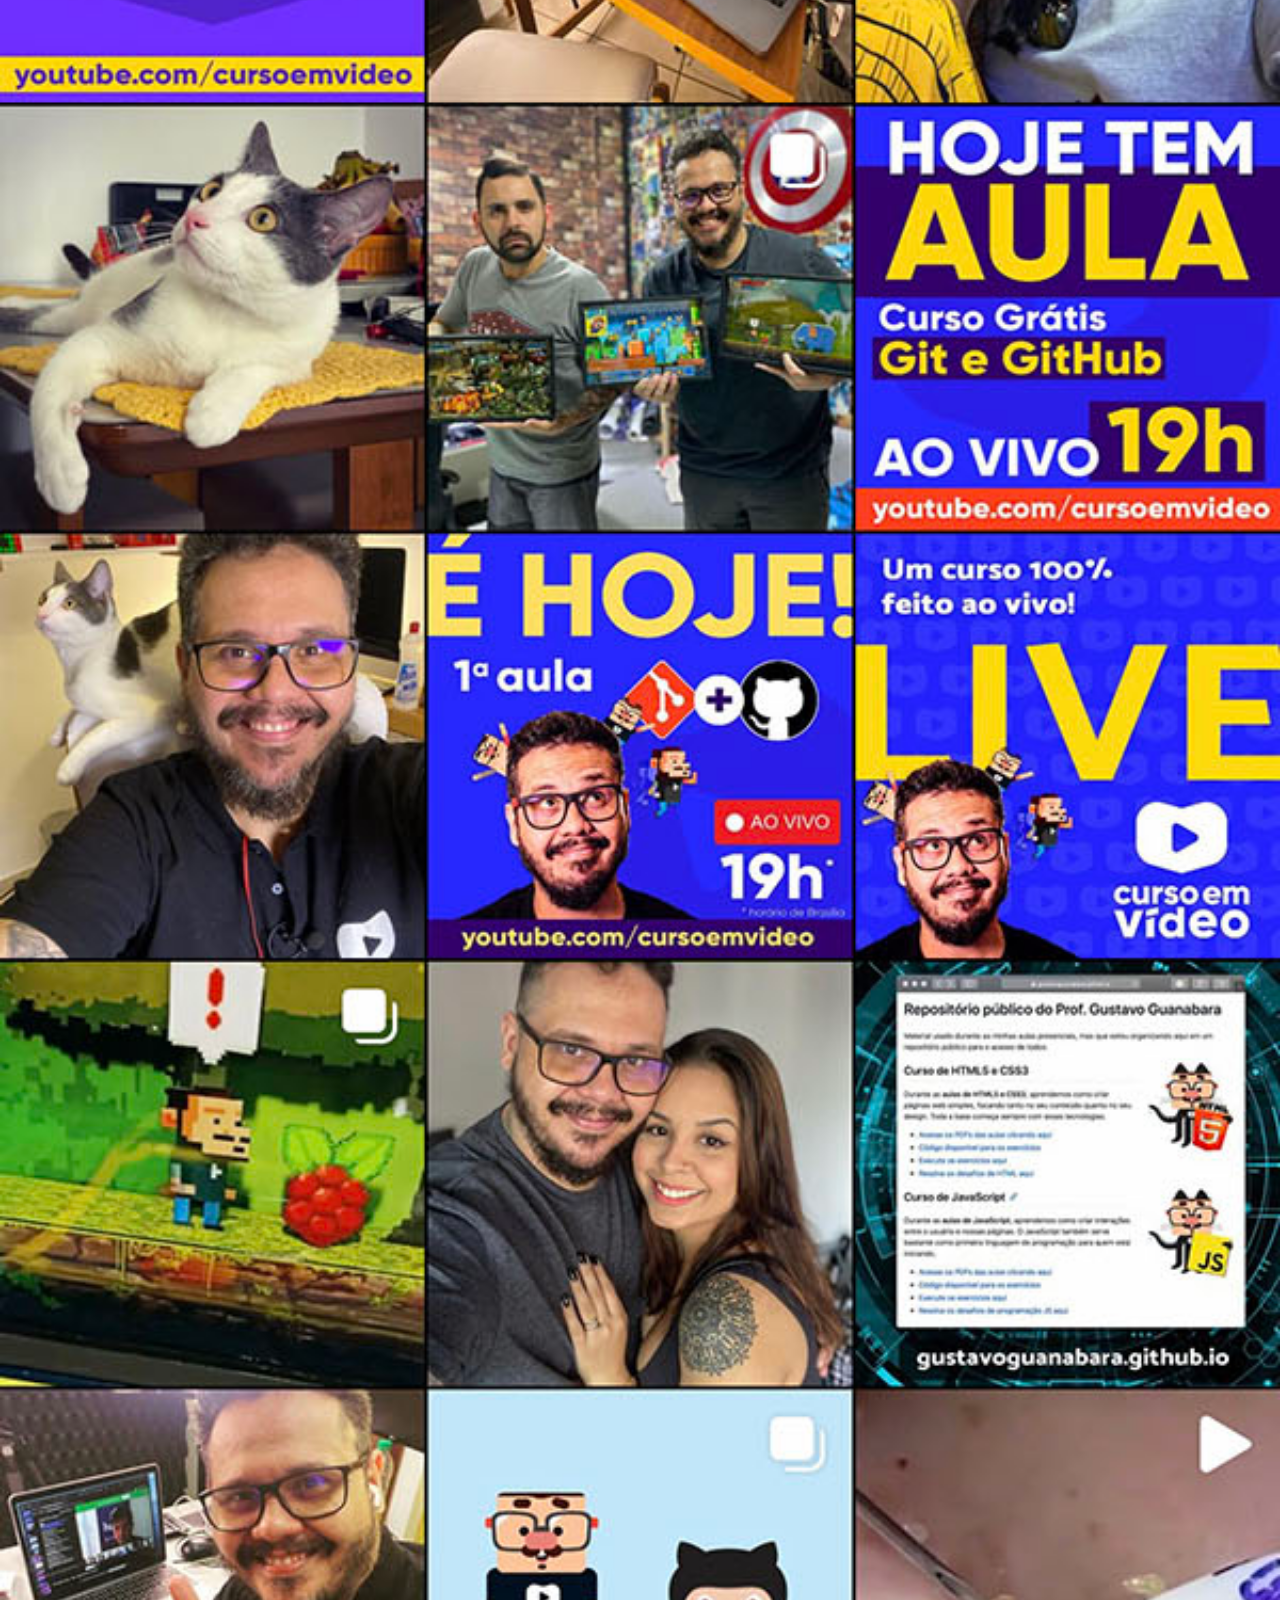
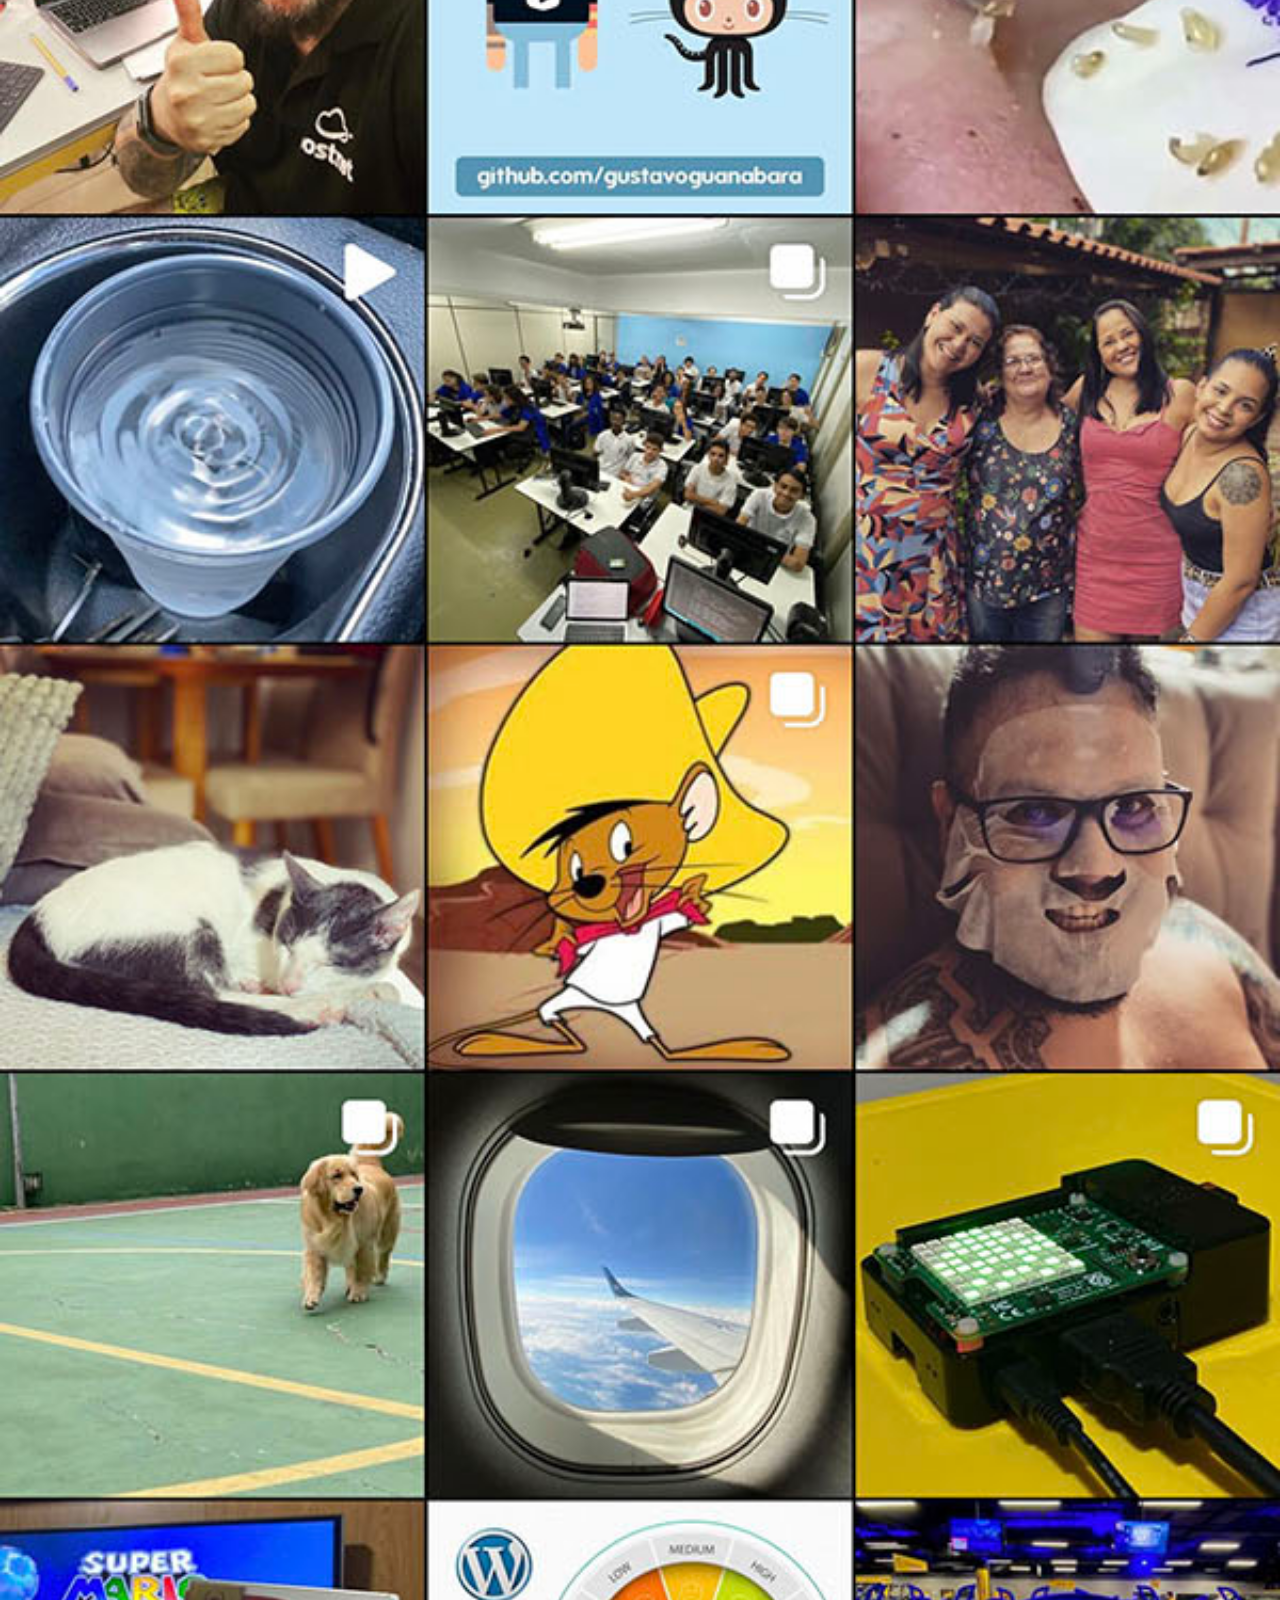
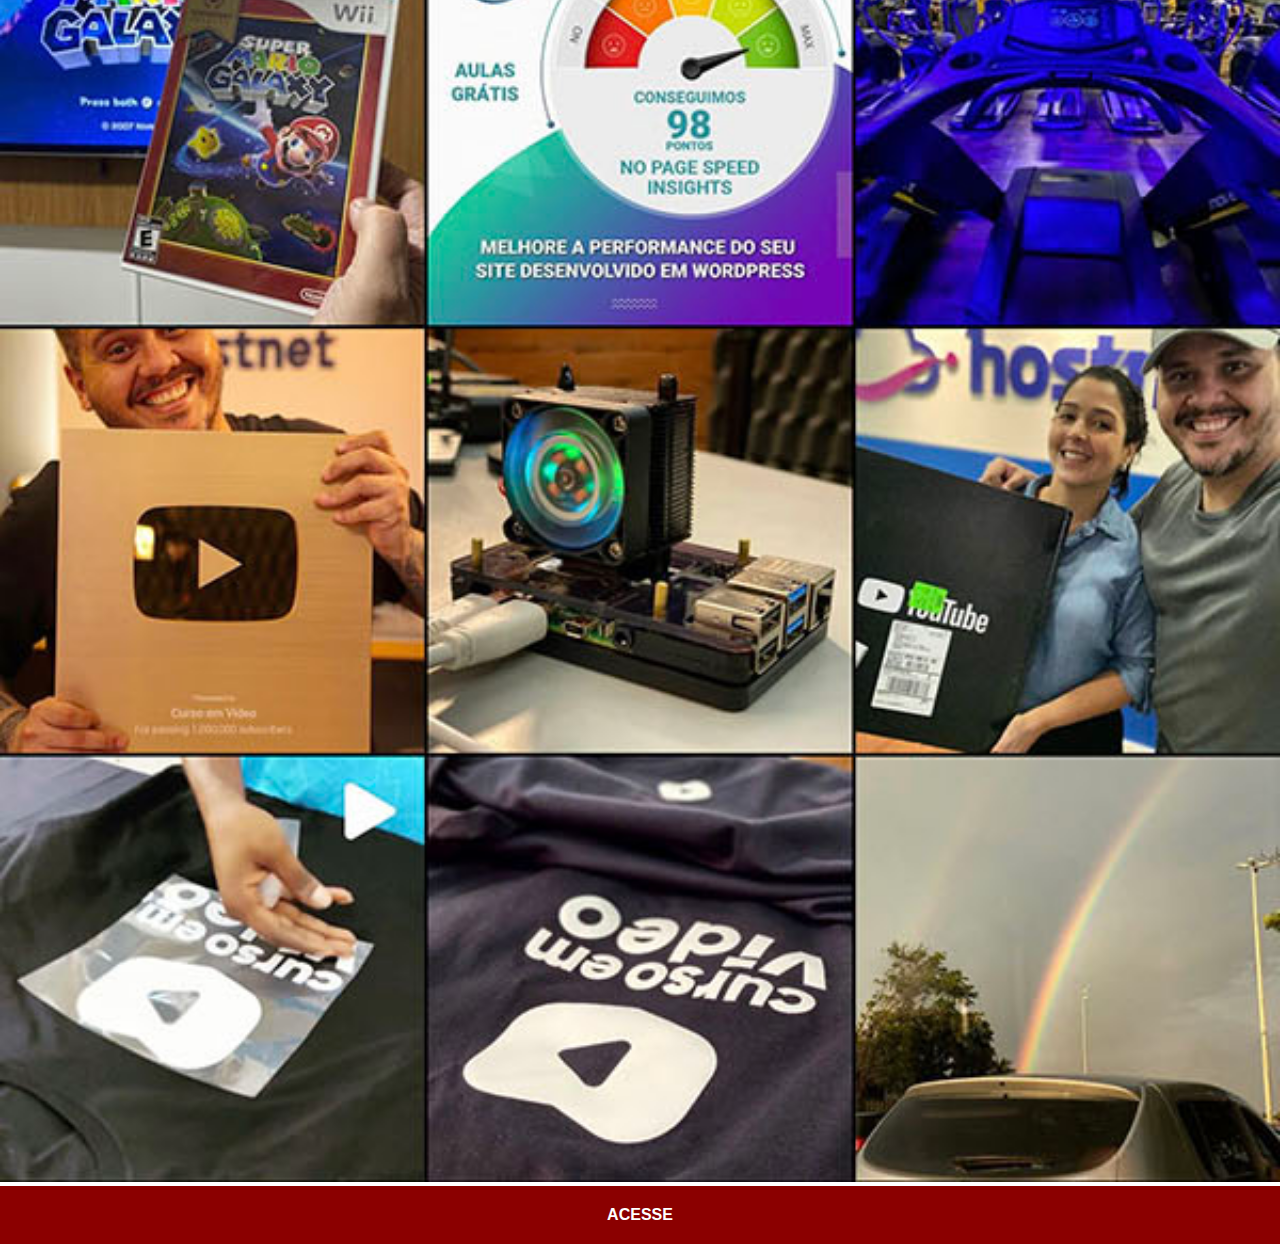
<file: instagram.html>
<!DOCTYPE html>
<html lang="pt-br">
<head>
    <meta charset="UTF-8">
    <meta http-equiv="X-UA-Compatible" content="IE=edge">
    <meta name="viewport" content="width=device-width, initial-scale=1.0">
    <title>Instagram</title>
    <link rel="stylesheet" href="estilo/social.css">
</head>
<body>
    <img src="imagens/tela-instagram.jpg" alt="">
    <a href="https://www.instagram.com/gustavoguanabara/" target="_blank">ACESSE</a>
</body>
</html>
</file>
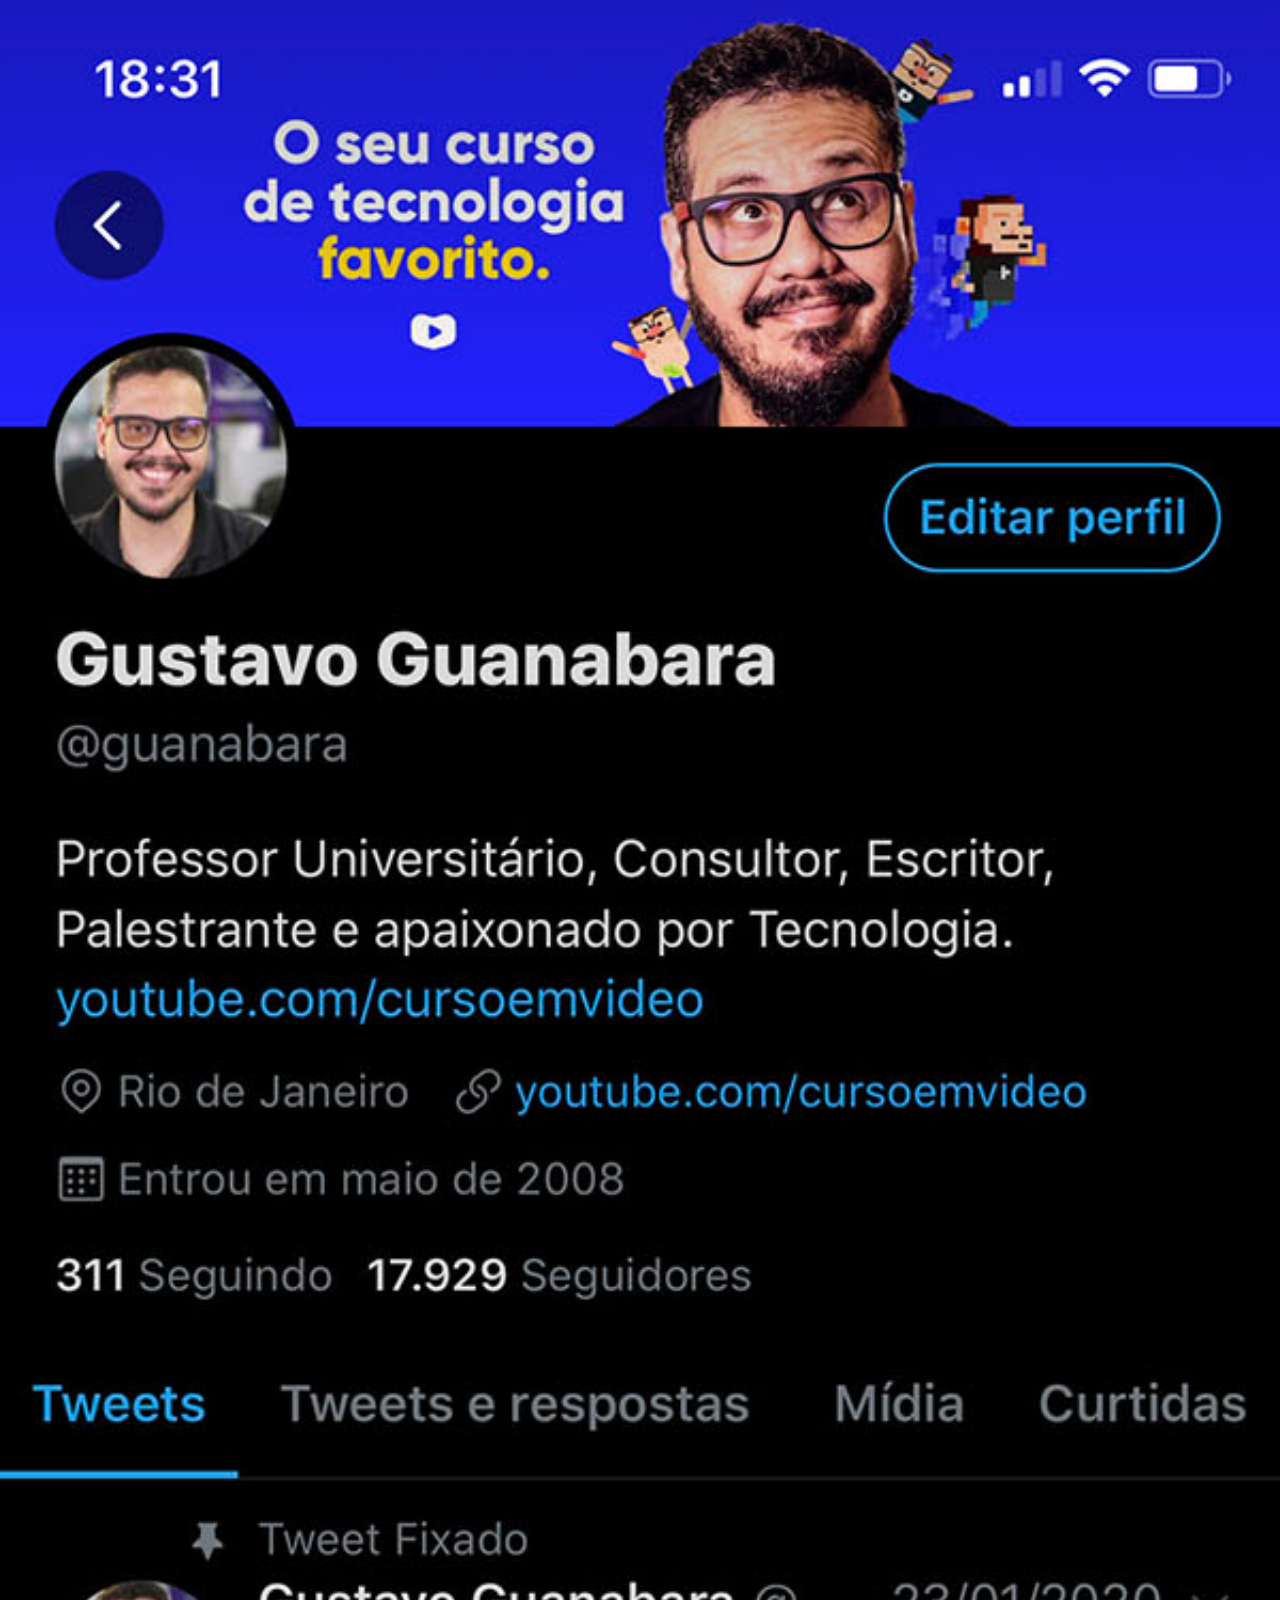
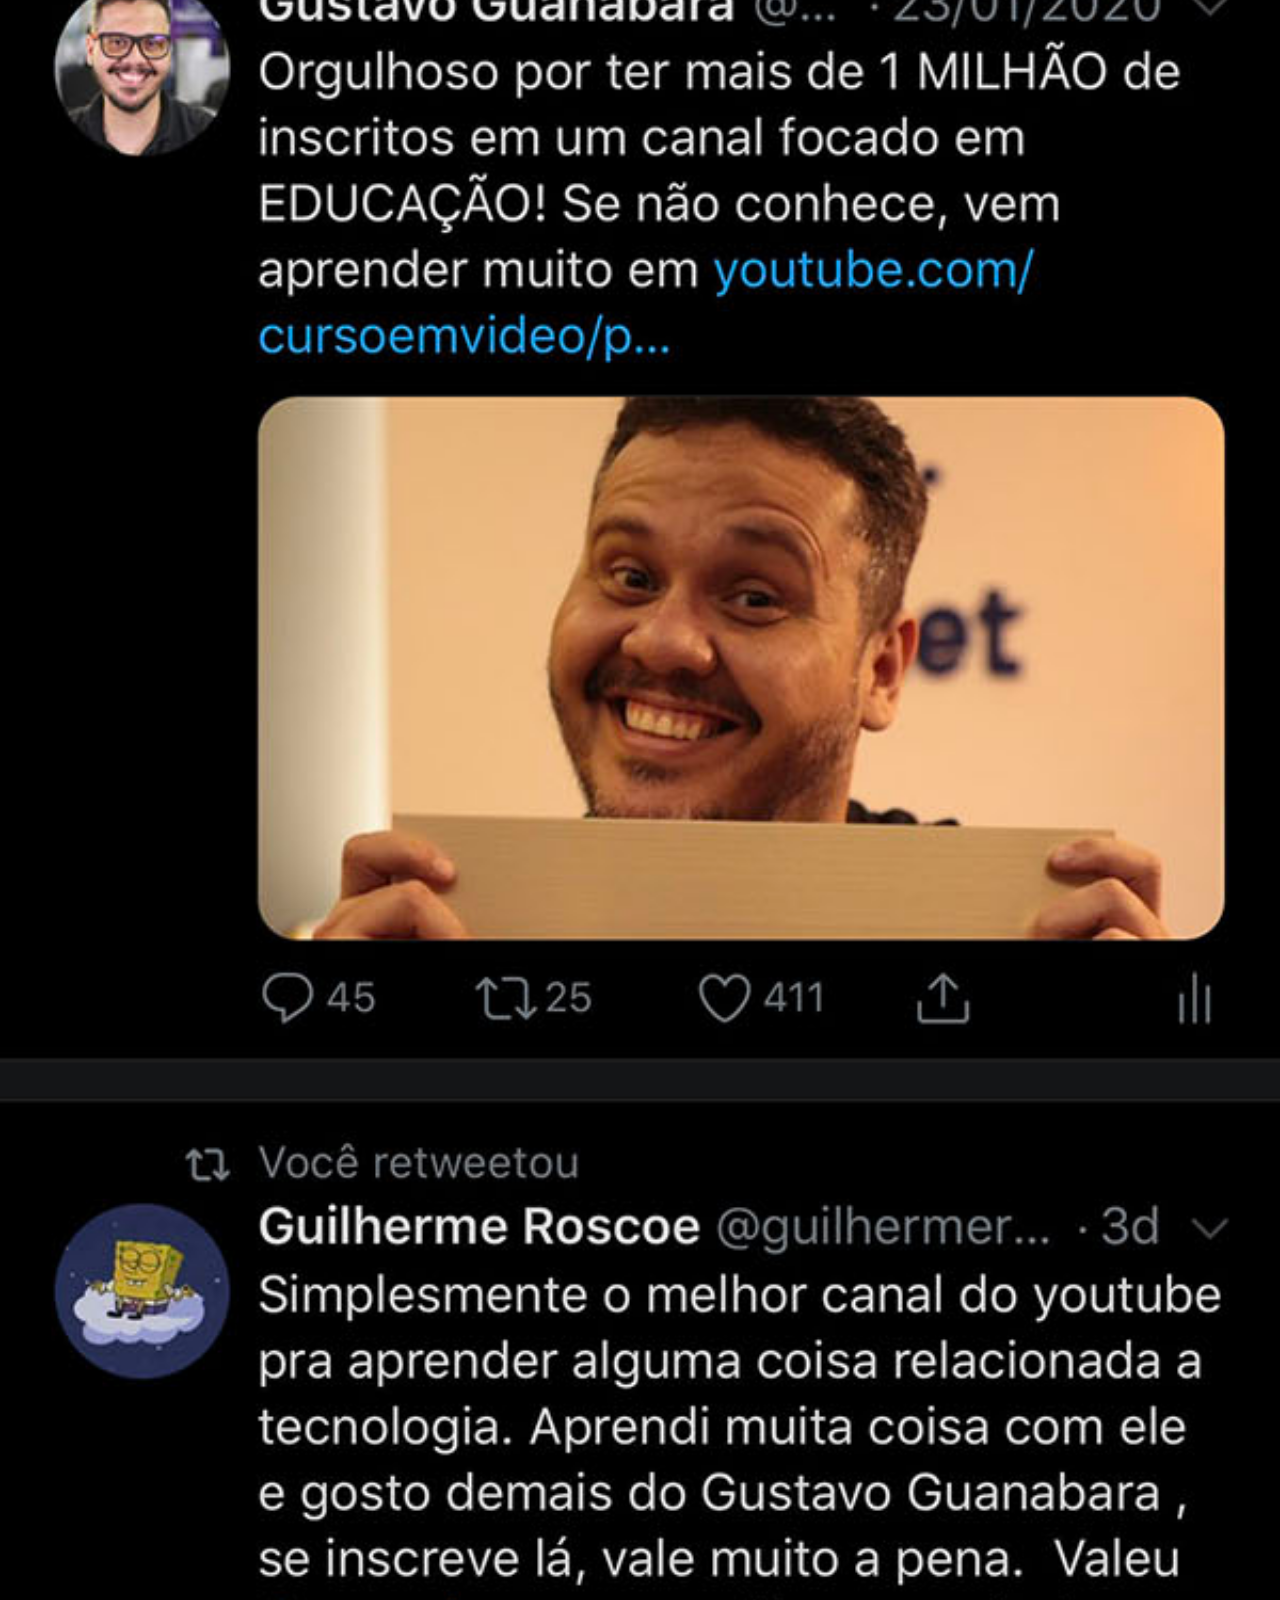
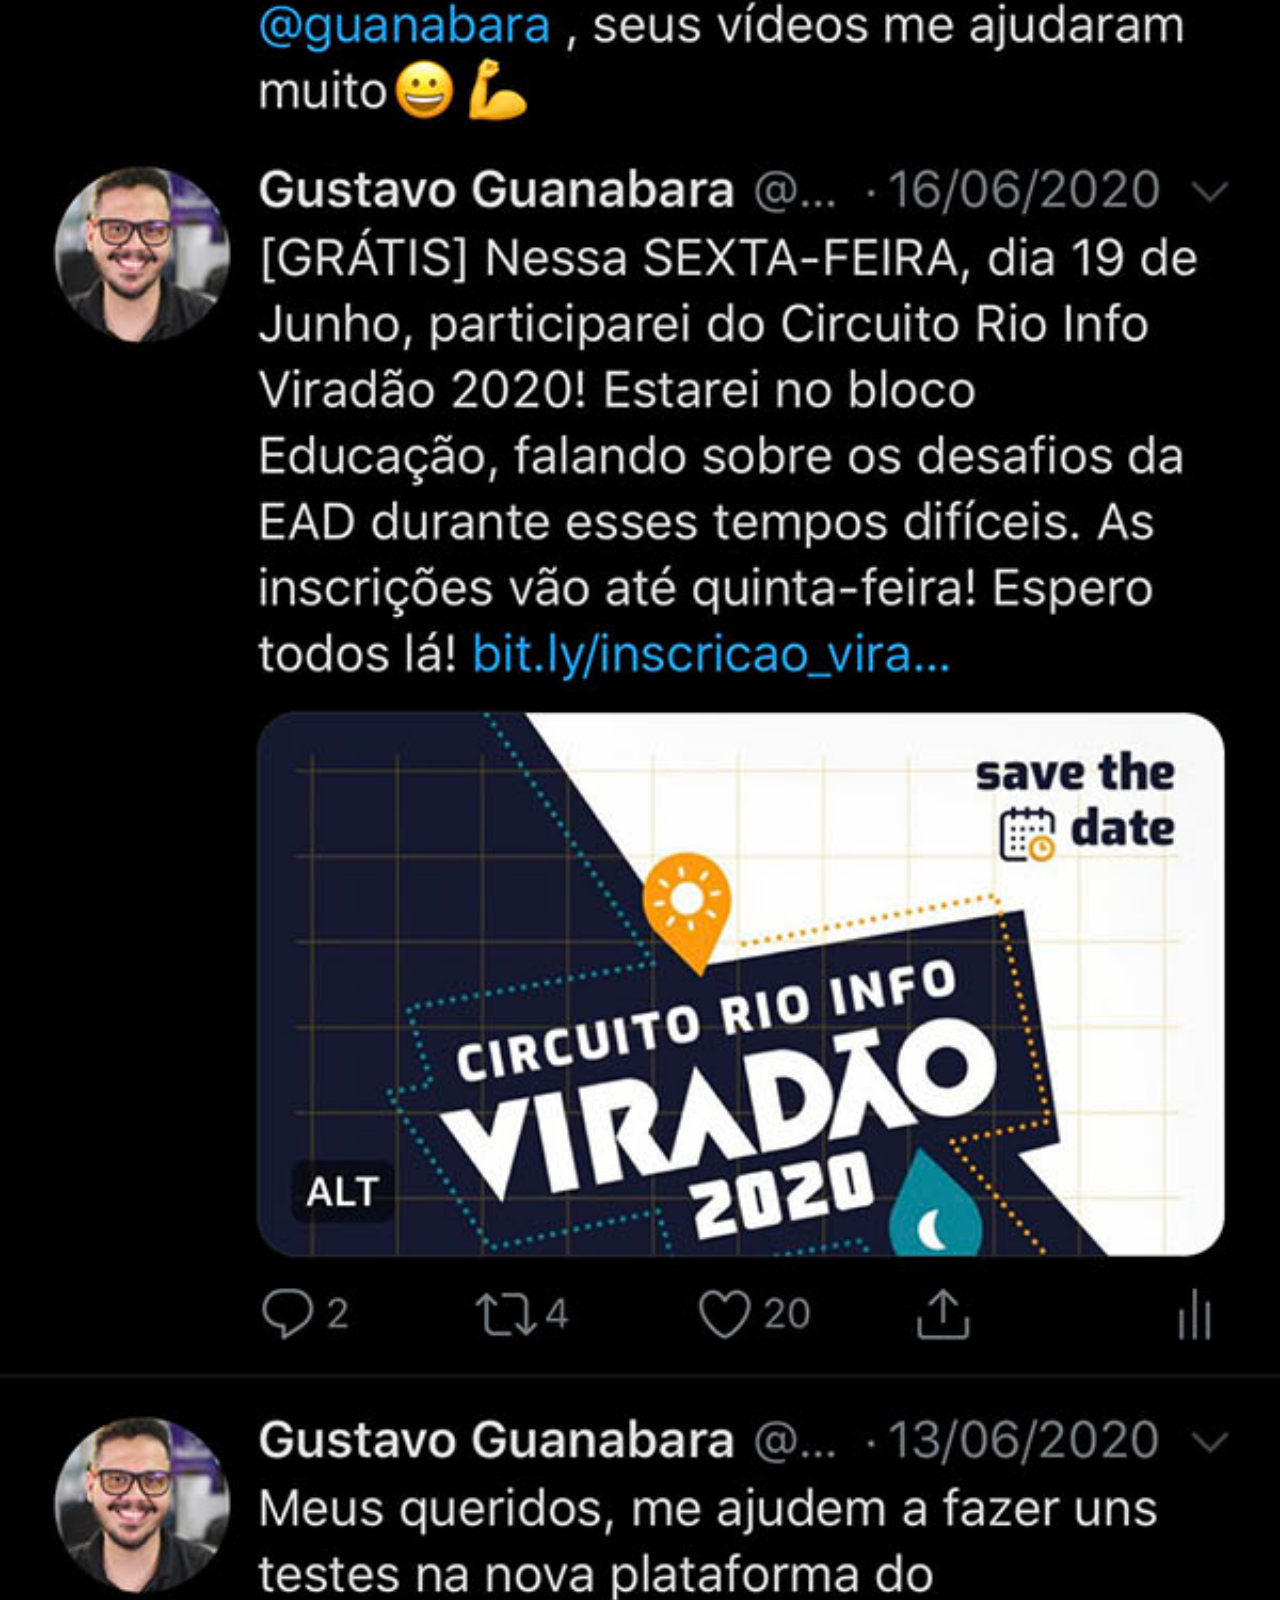
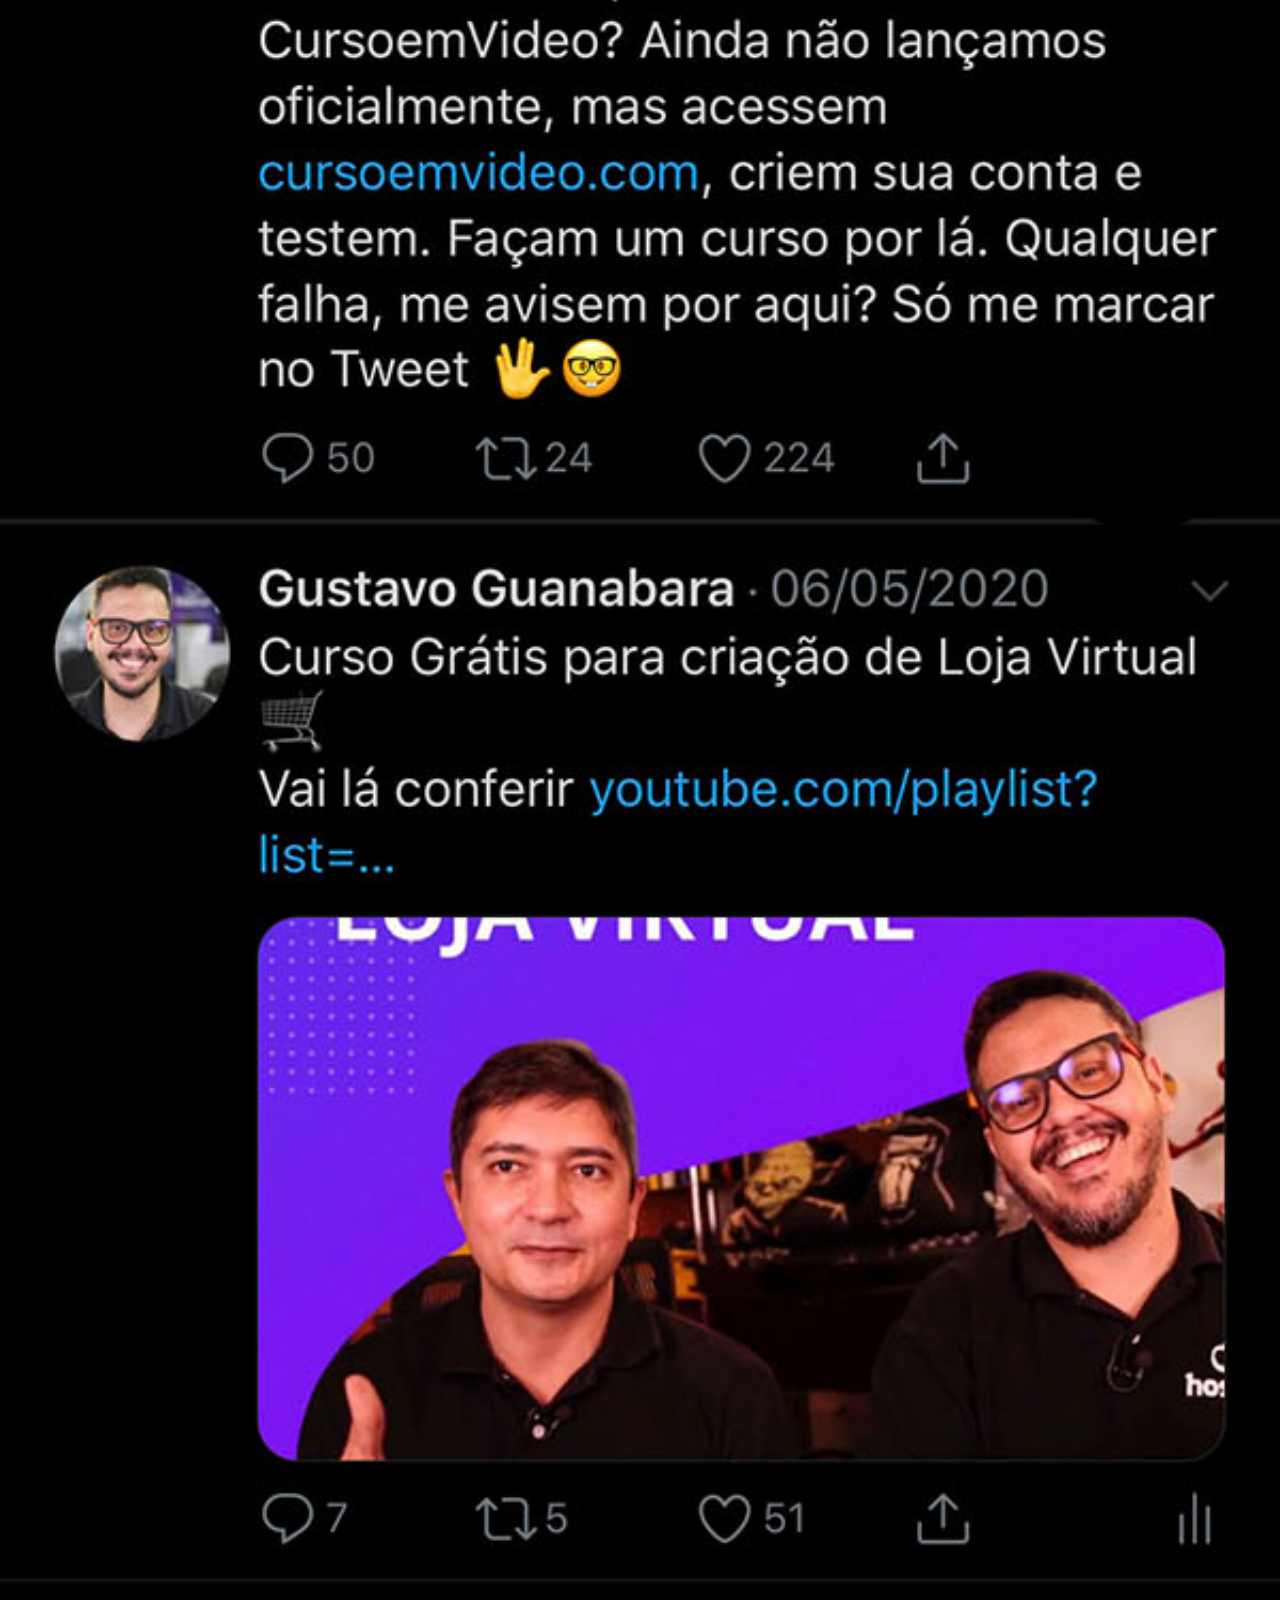
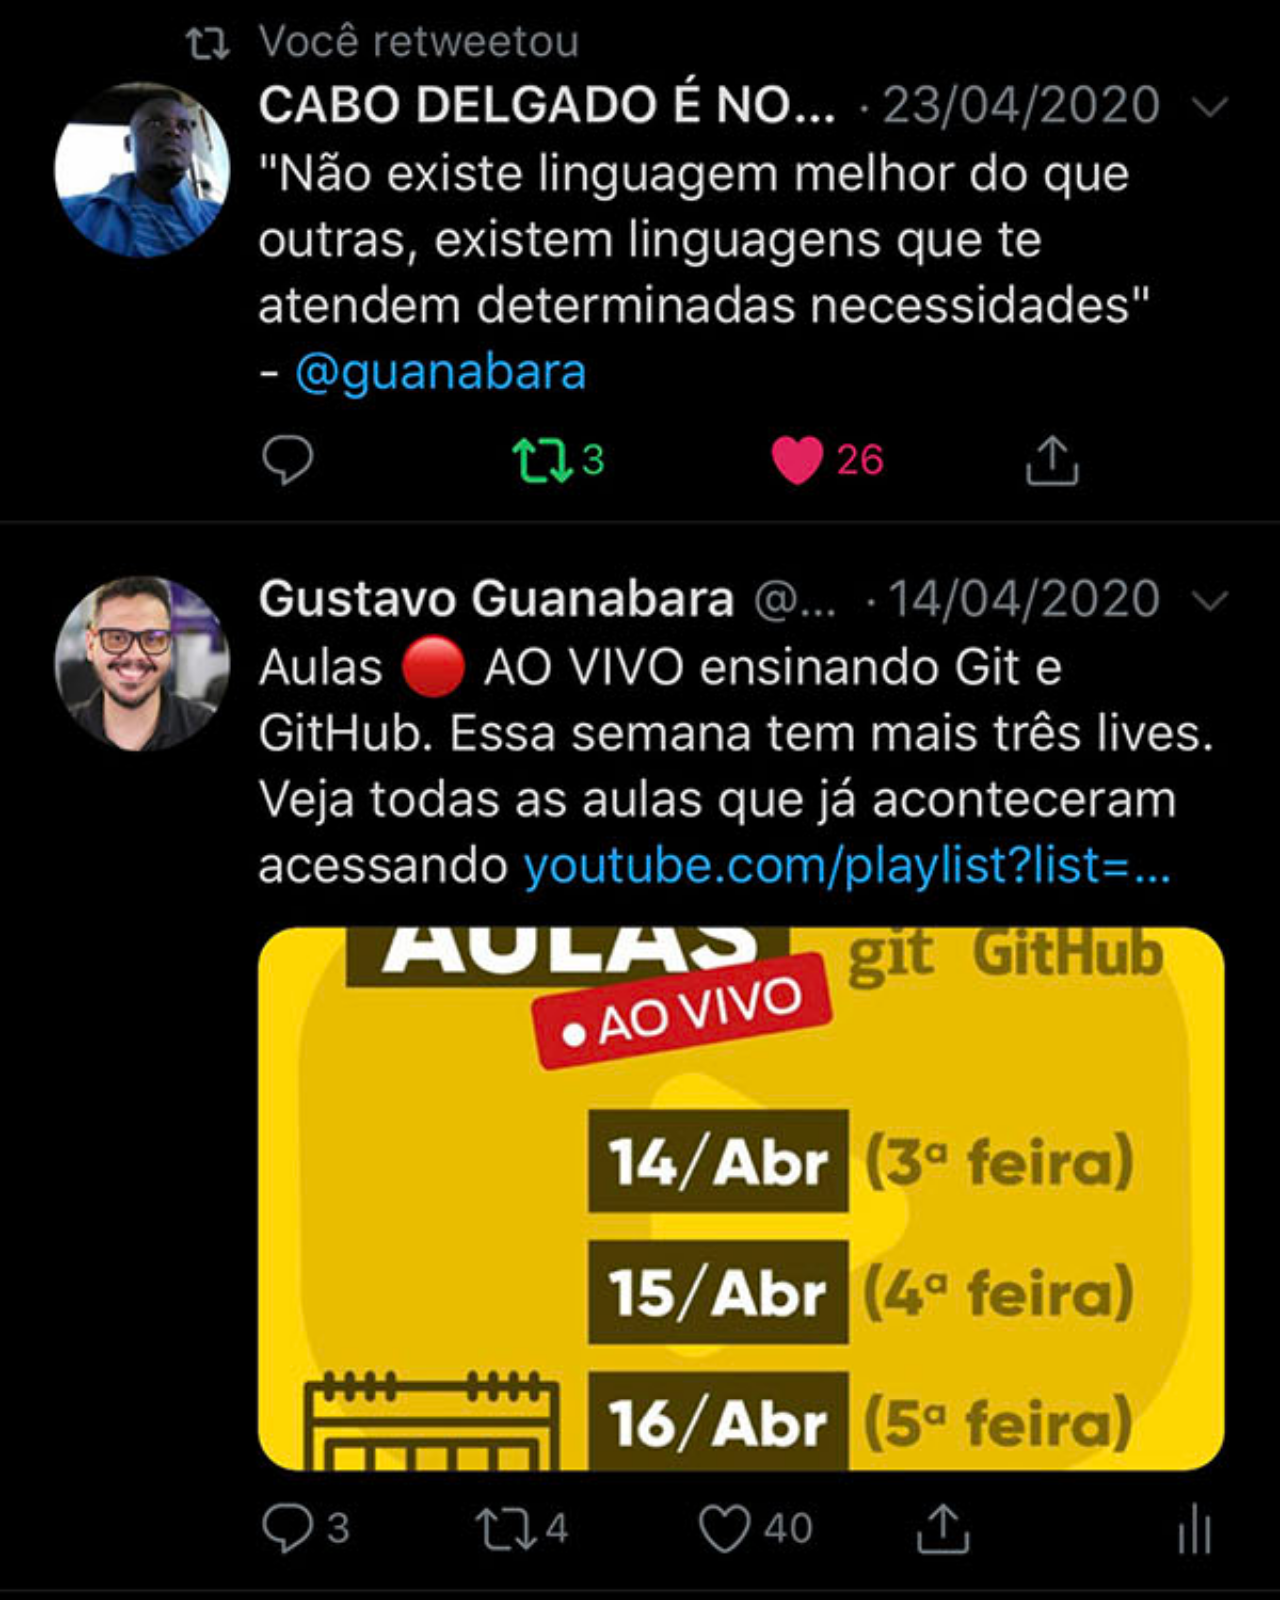
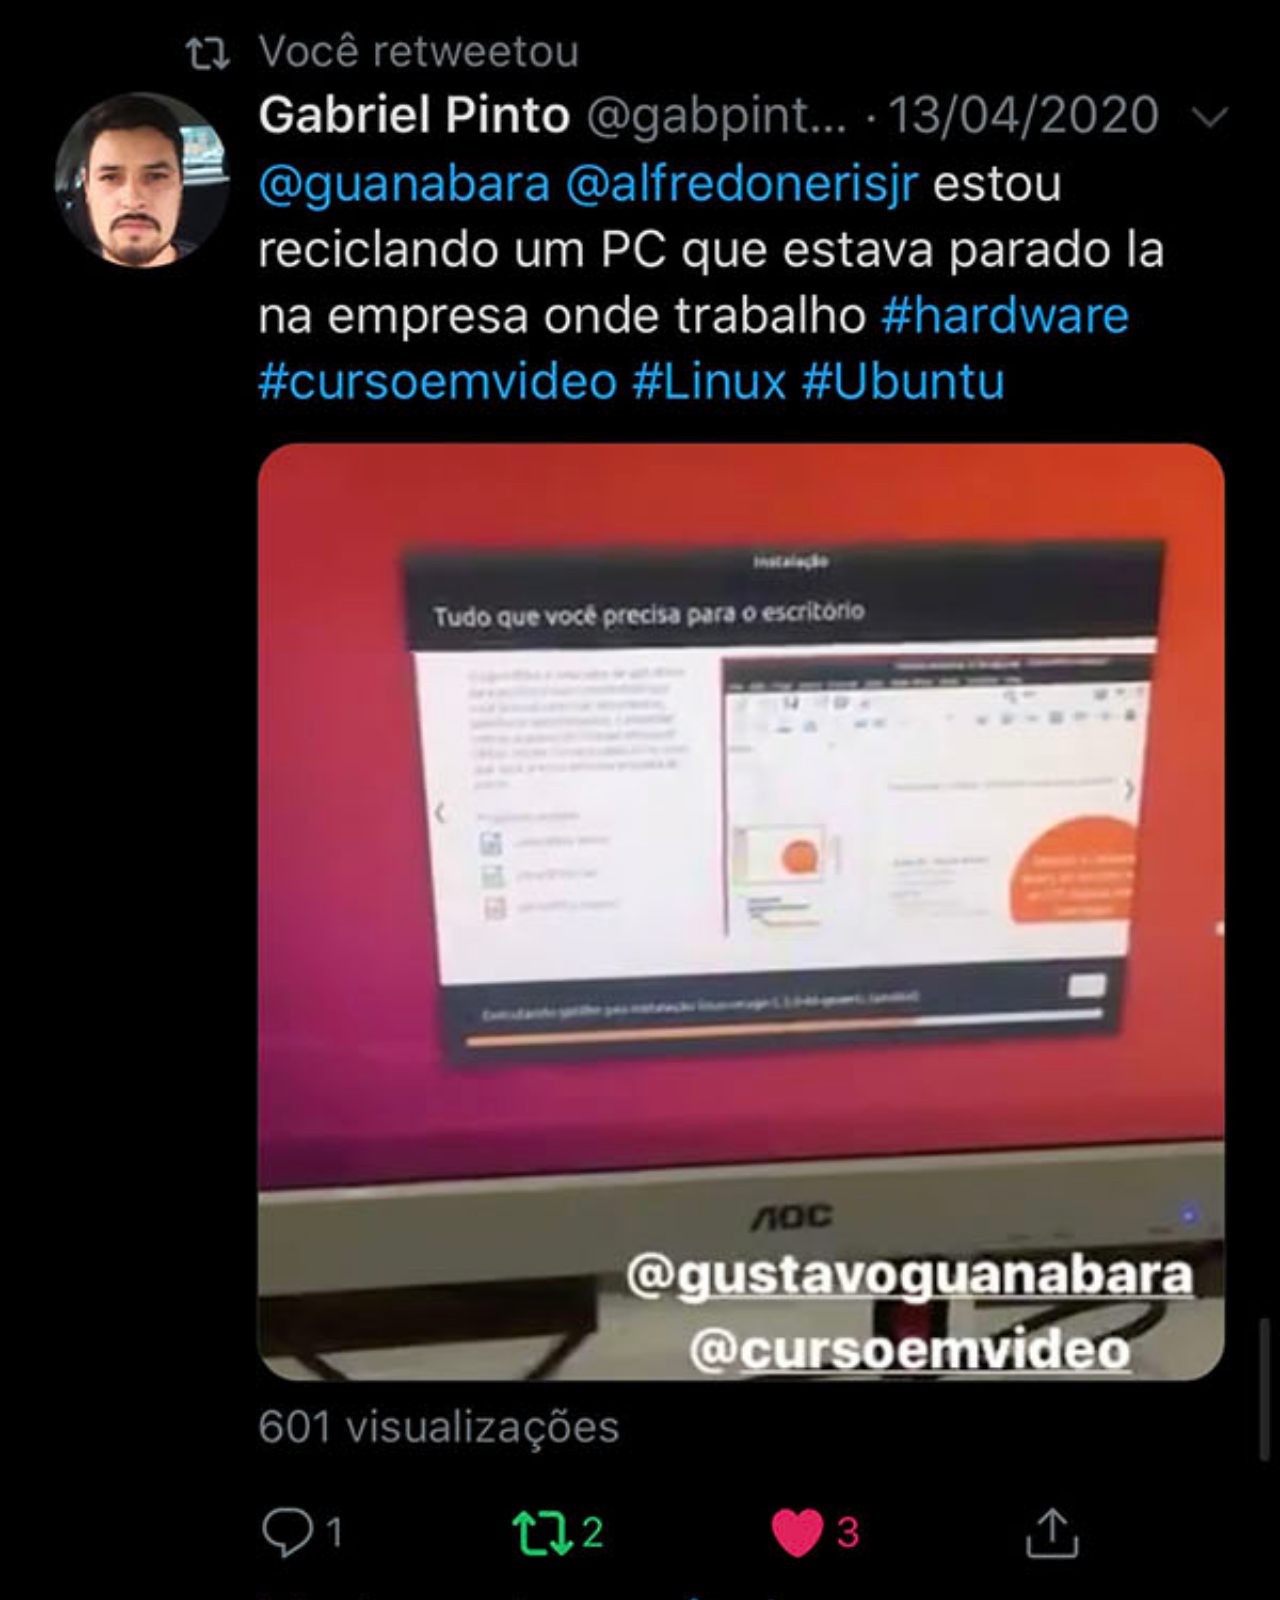
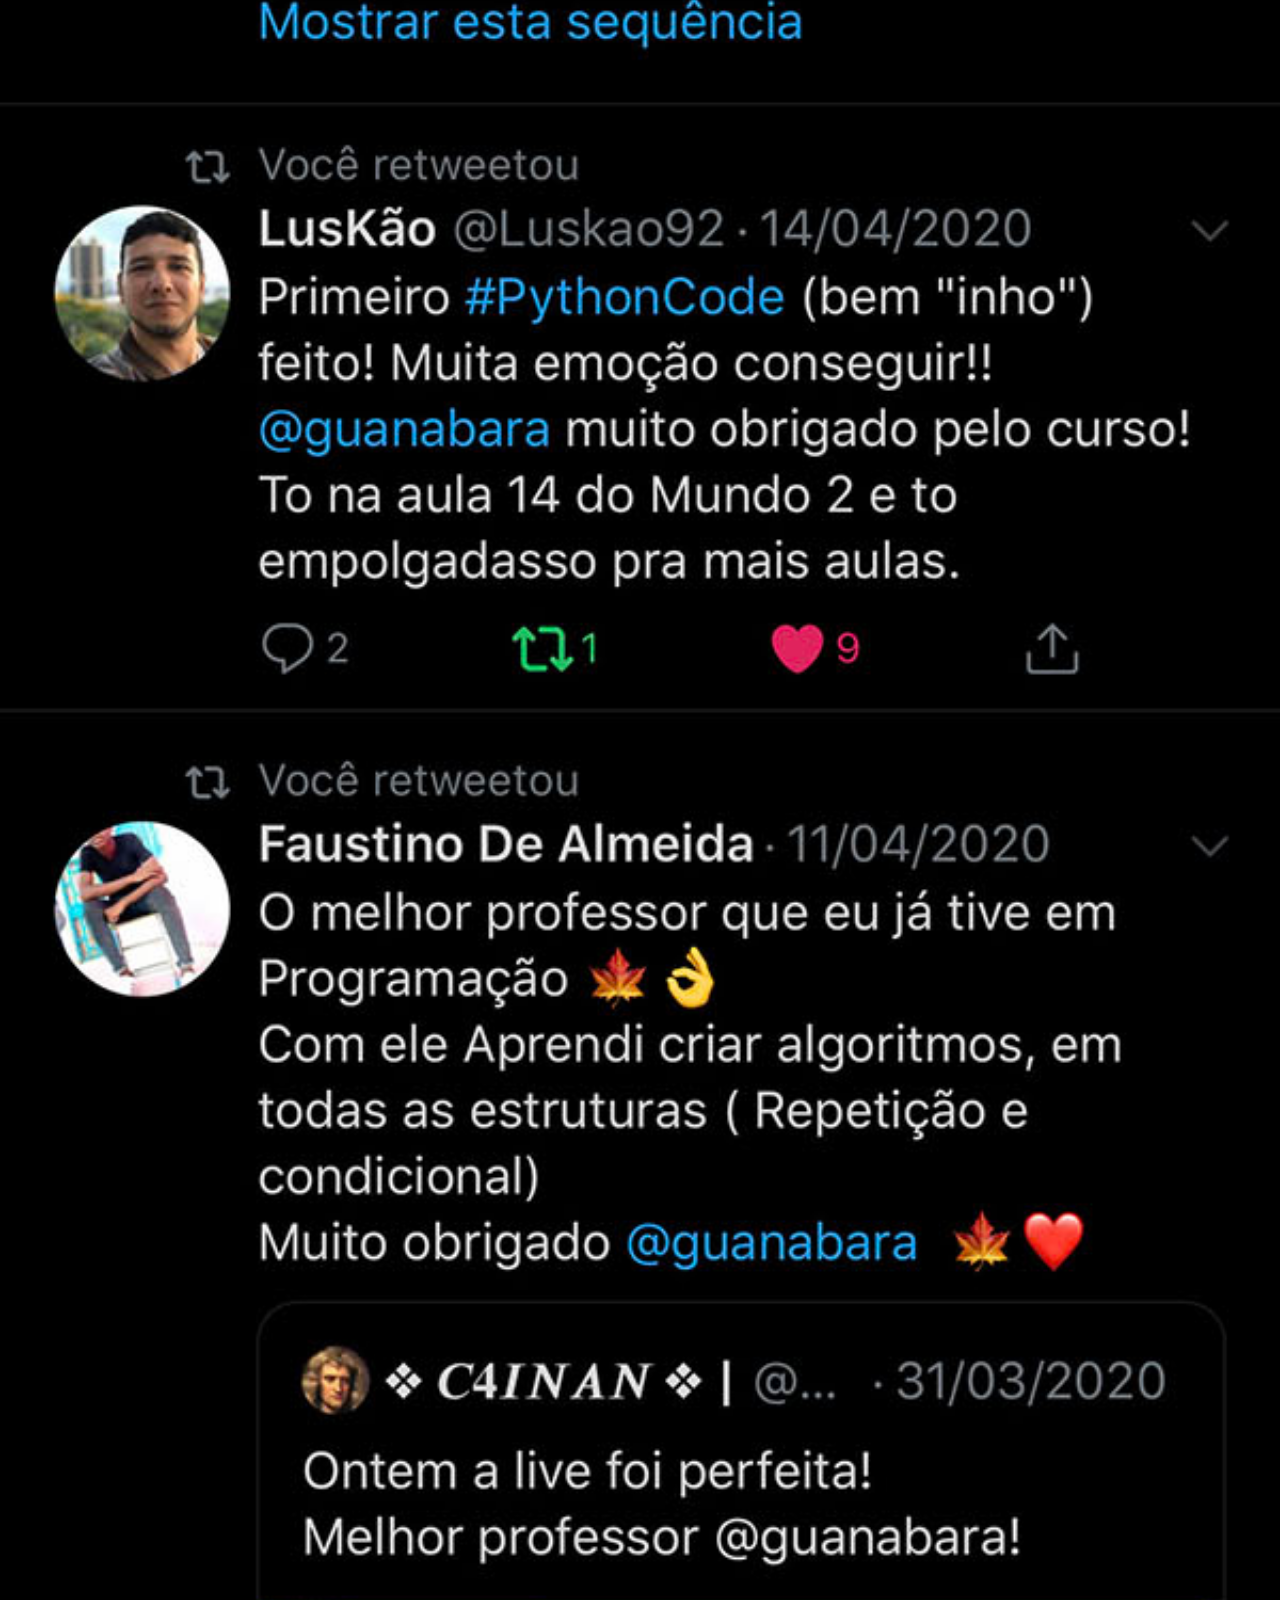
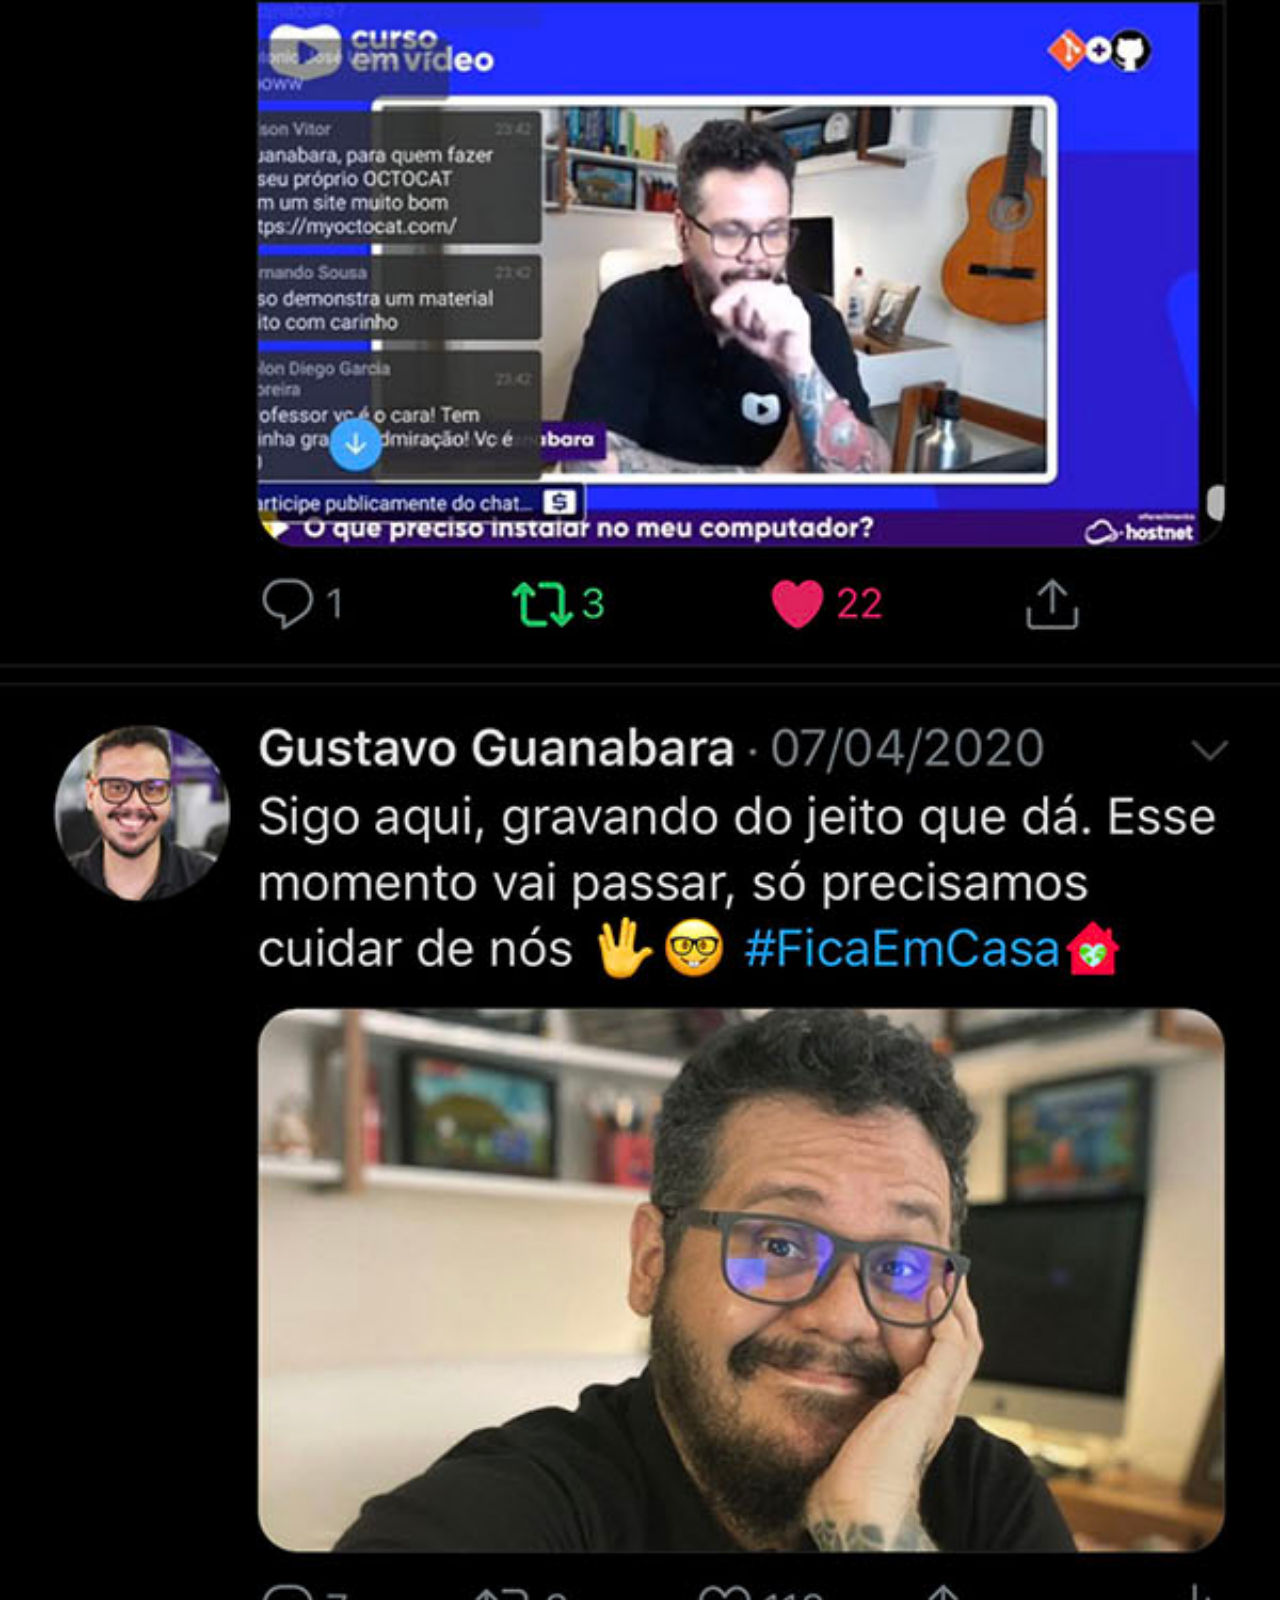
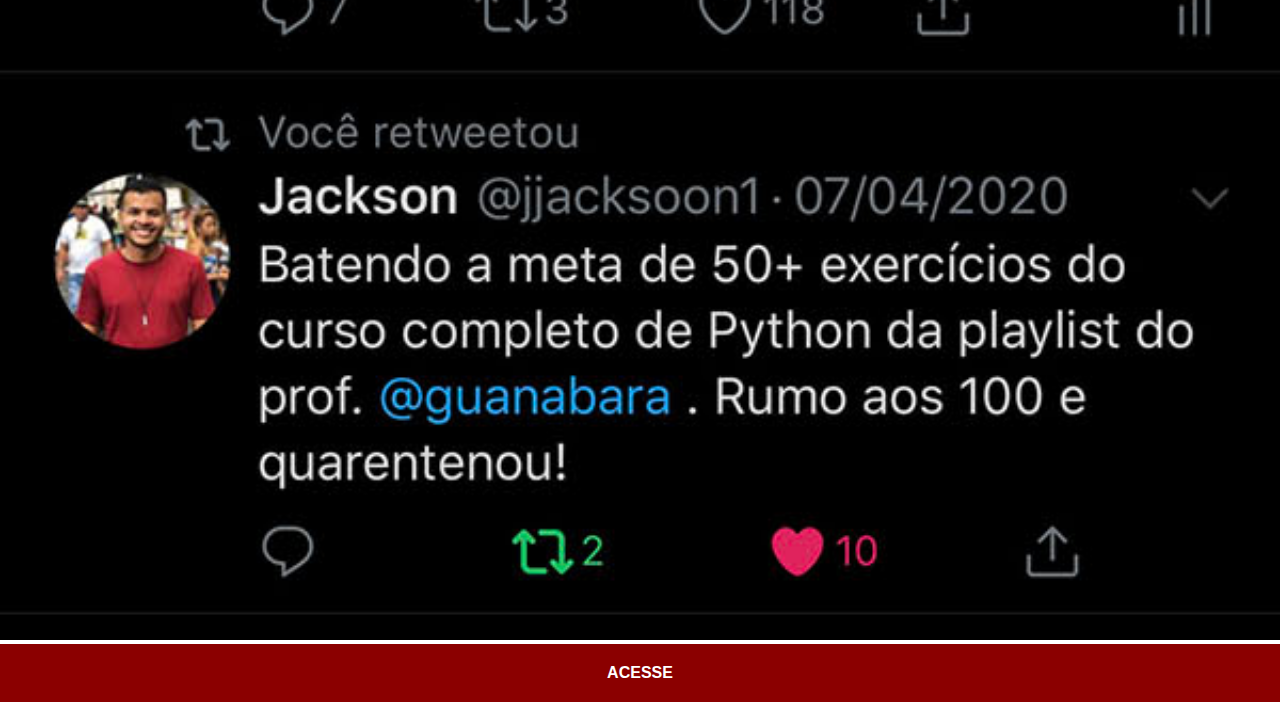
<file: twitter.html>
<!DOCTYPE html>
<html lang="pt-br">
<head>
    <meta charset="UTF-8">
    <meta http-equiv="X-UA-Compatible" content="IE=edge">
    <meta name="viewport" content="width=device-width, initial-scale=1.0">
    <title>Twitter</title>
    <link rel="stylesheet" href="estilo/social.css">
</head>
<body>
    <img src="imagens/tela-twitter.jpg" alt="">
    <a href="https://twitter.com/guanabara" target="_blank">ACESSE</a>
</body>
</html>
</file>
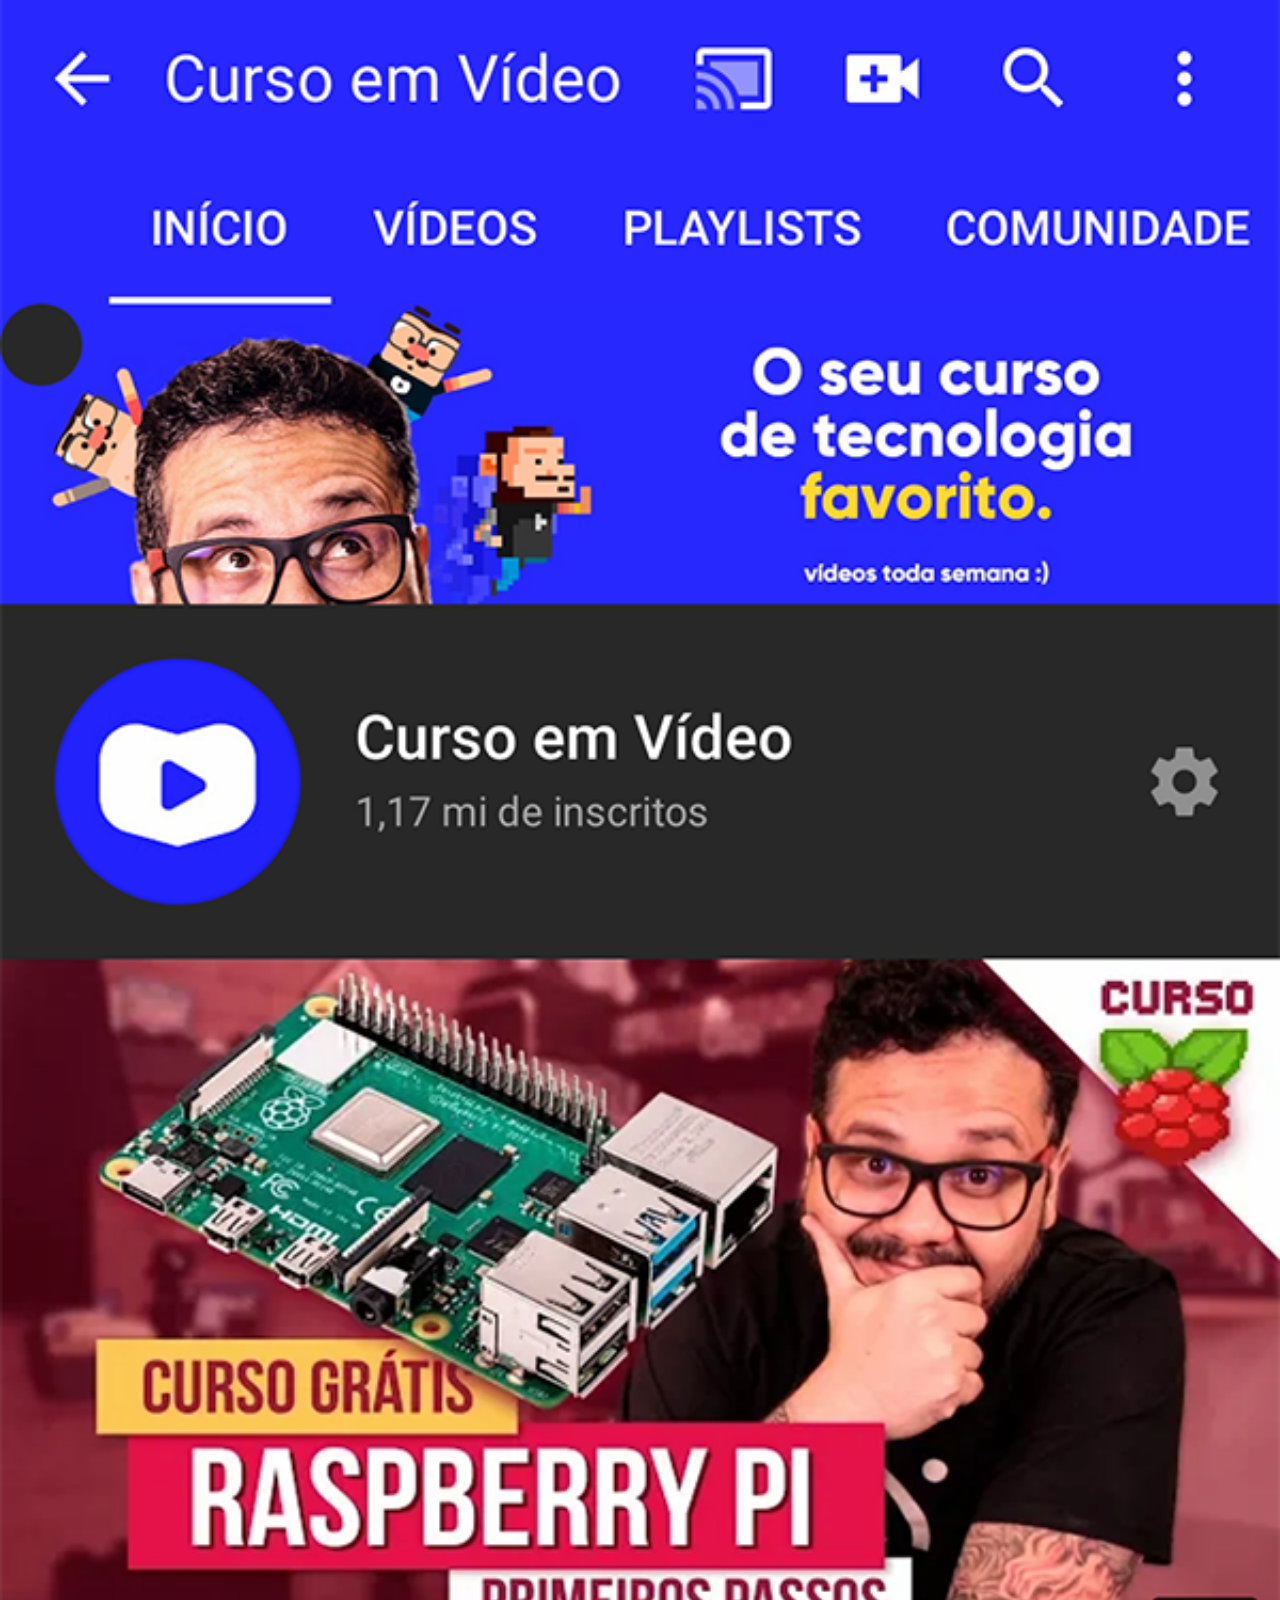
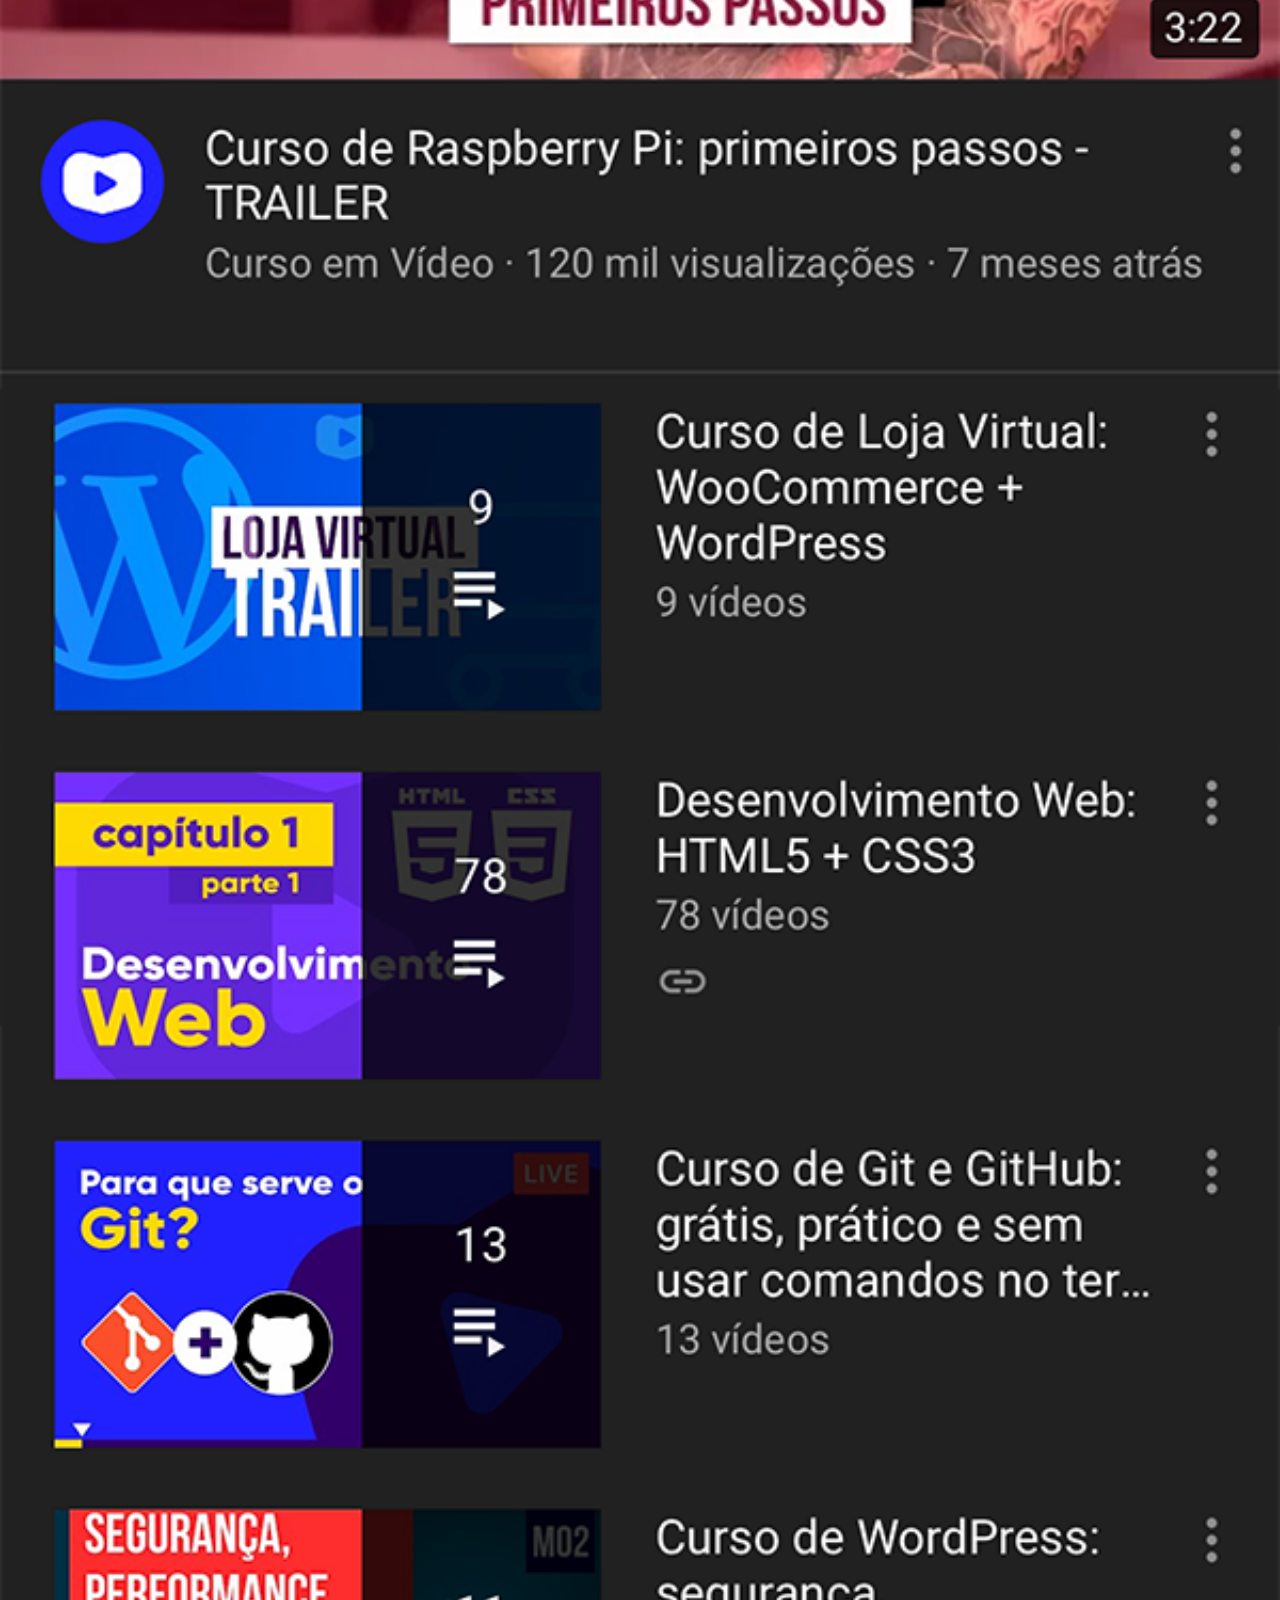
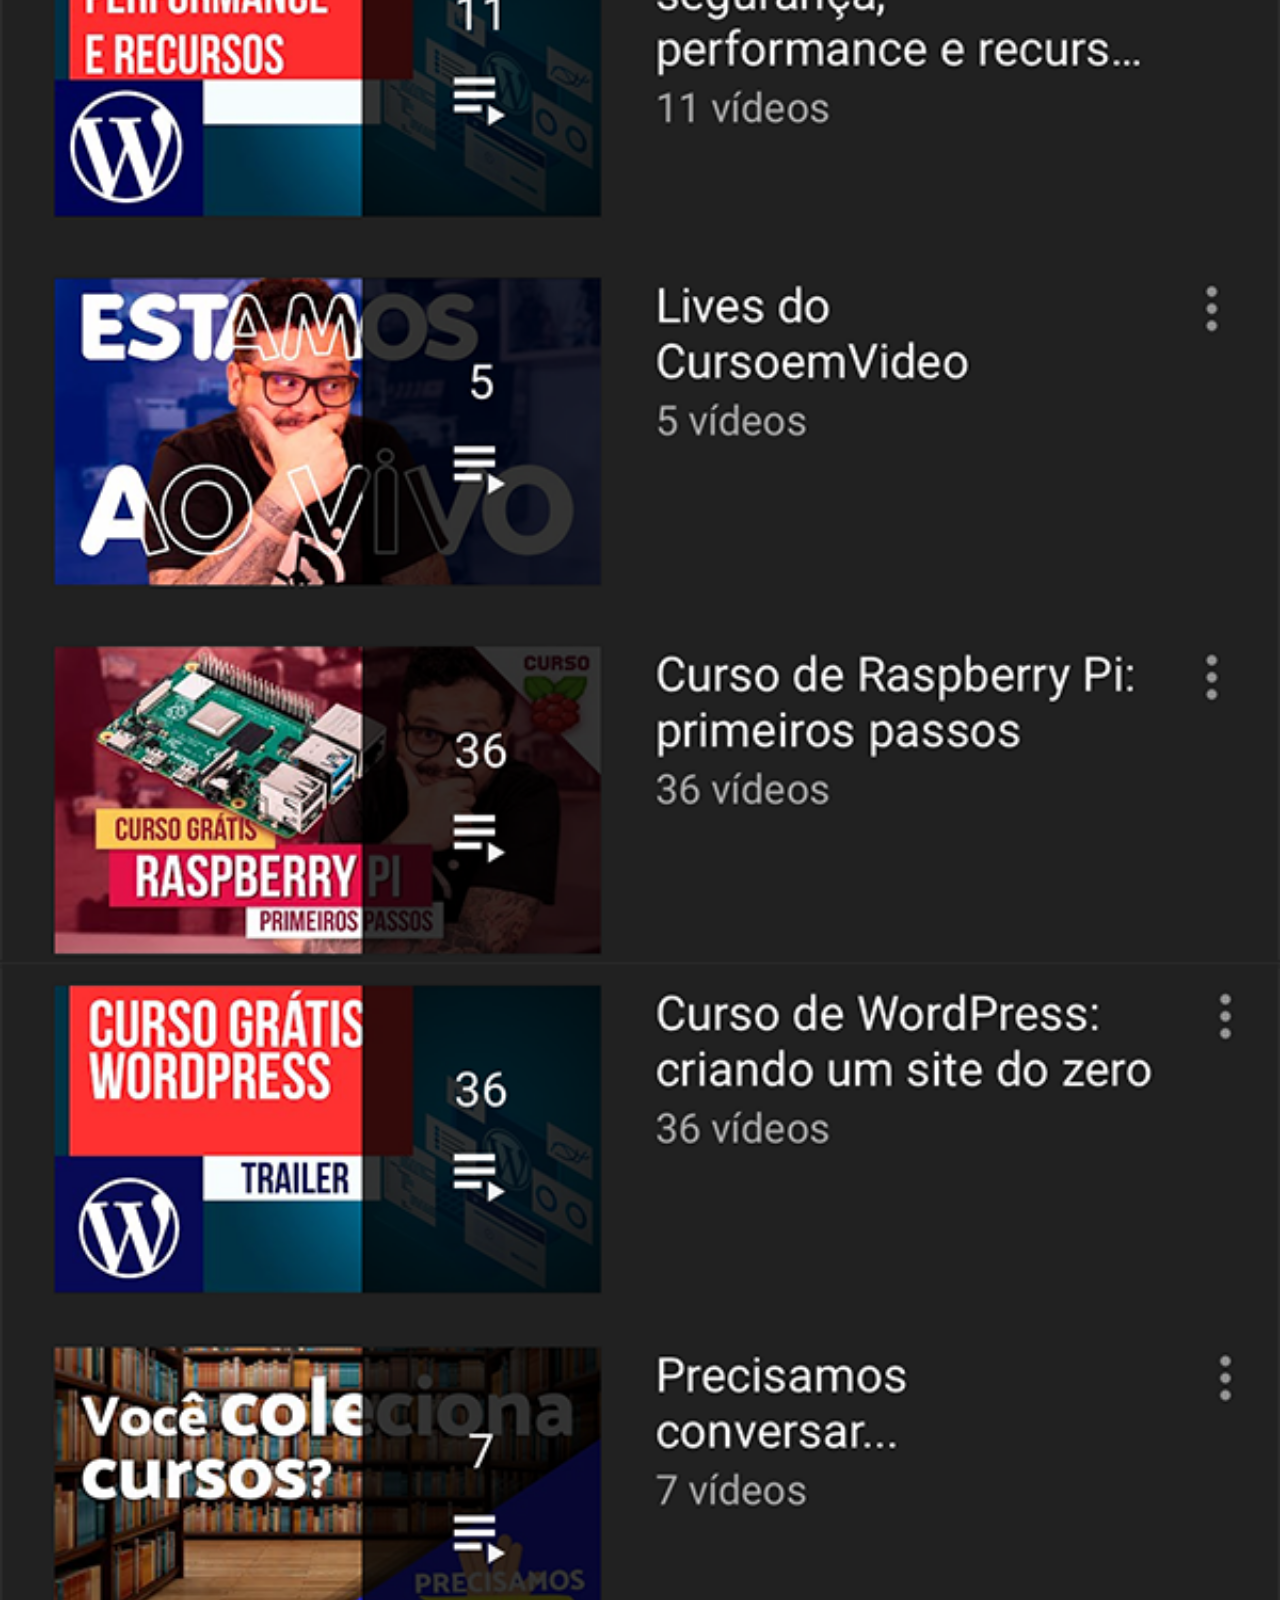
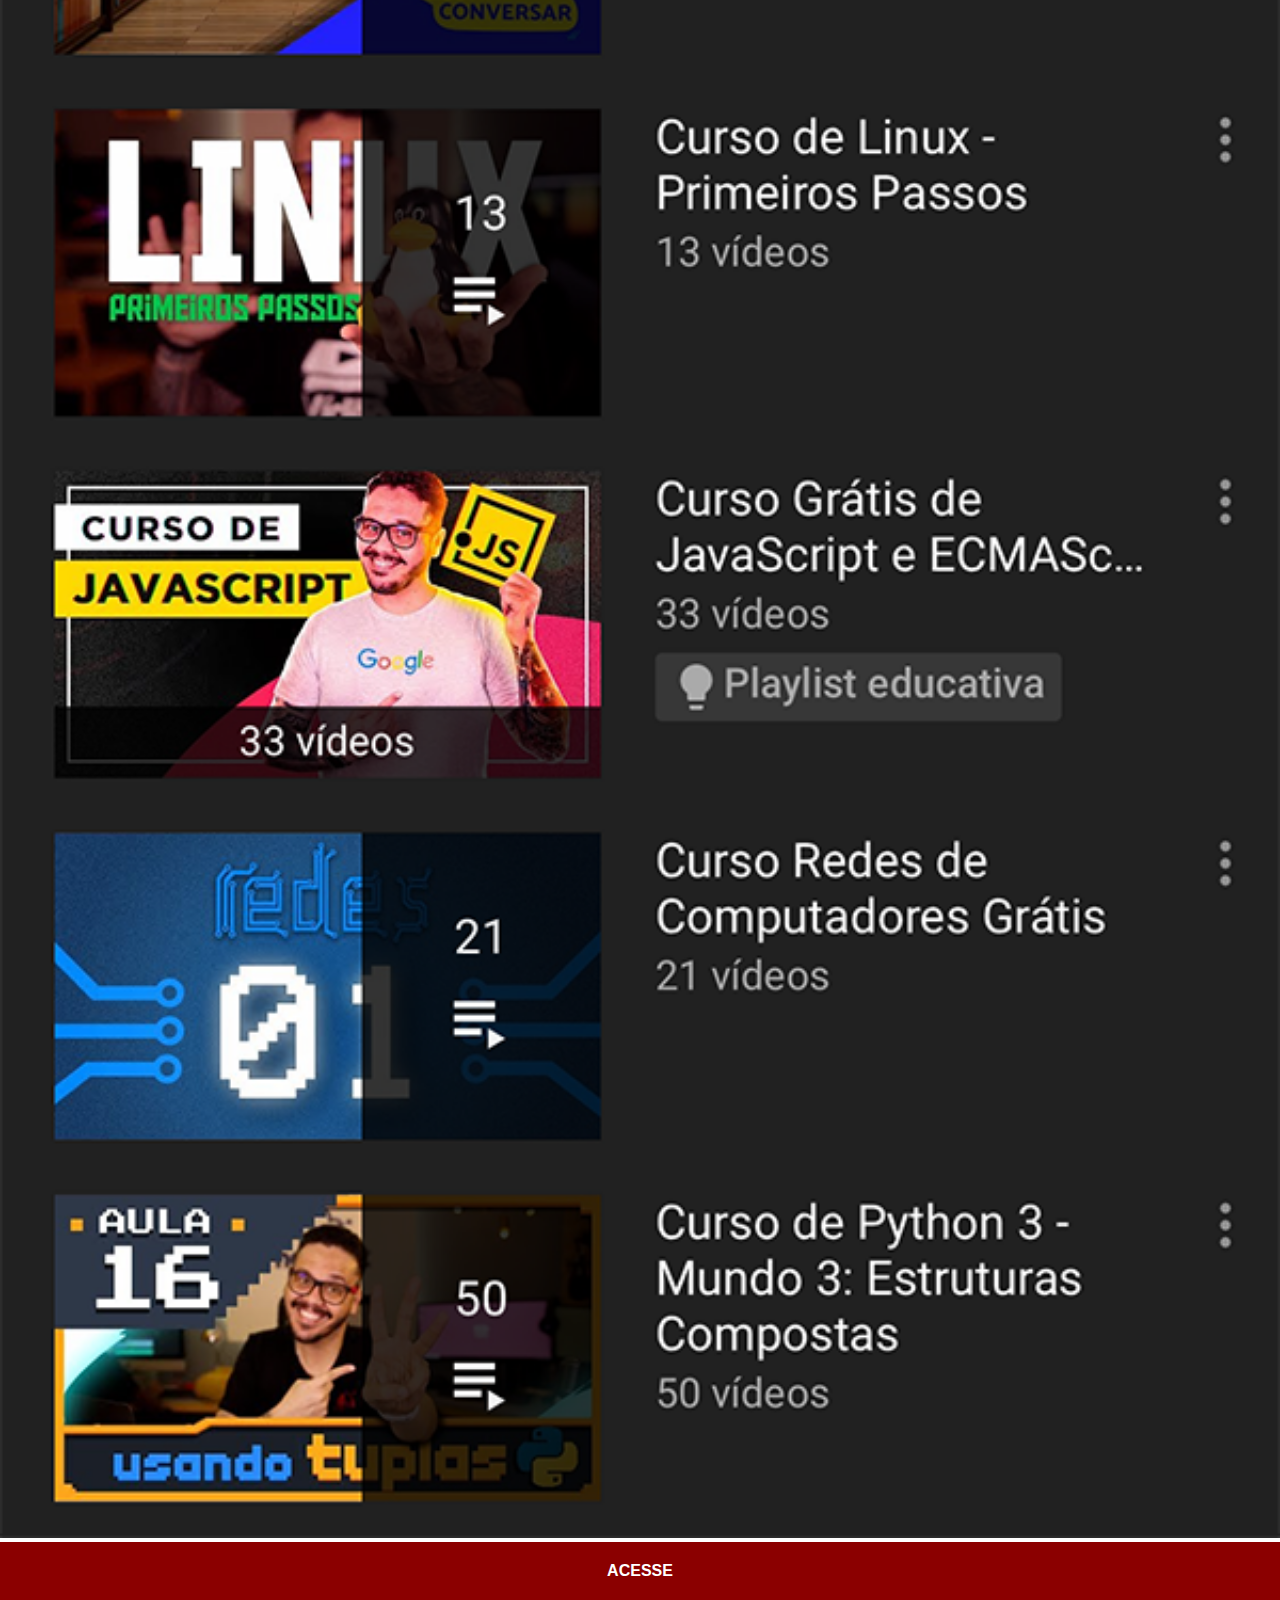
<file: youtube.html>
<!DOCTYPE html>
<html lang="pt-br">
<head>
    <meta charset="UTF-8">
    <meta http-equiv="X-UA-Compatible" content="IE=edge">
    <meta name="viewport" content="width=device-width, initial-scale=1.0">
    <title>YouTube</title>
    <link rel="stylesheet" href="estilo/social.css">
</head>
<body>
    <img src="imagens/tela-youtube.png" alt="">
    <a href="https://www.youtube.com/cursoemvideo" target="_blank">ACESSE</a>
</body>
</html>
</file>
<file: estilo/style.css>
@charset "UTF-8";

* {
    margin: 0px;
    padding: 0px;
    font-family: Arial, Helvetica, sans-serif;
}

html, body {
    height: 100vh;
    width: 100vw;
    background-color: black;
}

body{
    background: url("../imagens/fundo-madeira.jpg");
    background-size: cover;
    background-attachment: fixed;
}

main {
    position: relative;
    height: 100vh;
}

section#telefone {
    position: absolute;
    top: 50%;
    left: 50%;
    transform: translate(-50%, -50%);

    height: 627px;
    width: 311px;
    background: url(../imagens/frame-iphone.png) no-repeat;
}

iframe#tela {
    position: relative;
    top: 80px;
    left: 22px;
    width: 267px;
    height: 471px;
}

section#redes-sociais {
    text-align: right;
}

section#redes-sociais img {
    width: 50px;
    margin: 10px;
    border-radius: 50%;
    box-shadow: 2px 2px 5px rgba(0, 0, 0, 0.275);
}

section#redes-sociais img:hover {
    border: 2px solid rgba(255, 255, 255, 0.658);
    transform: translate(-3px, -3px);
    box-shadow: 5px 5px 10px rgba(0, 0, 0, 0.76);
    transition: transform 0.17s, border 1s;
}
</file>
<file: estilo/social.css>
* {
    margin: 0;
    padding: 0;
    font-family: Arial, Helvetica, sans-serif;
}

::-webkit-scrollbar {
    width: 0px;
    height: 0px;
}

img {
    width: 100vw;
}

a {
    display: block;
    background-color: darkred;
    color: white;
    padding: 20px;
    text-align: center;
    font-weight: bolder;
    text-decoration: none;
}
</file>
